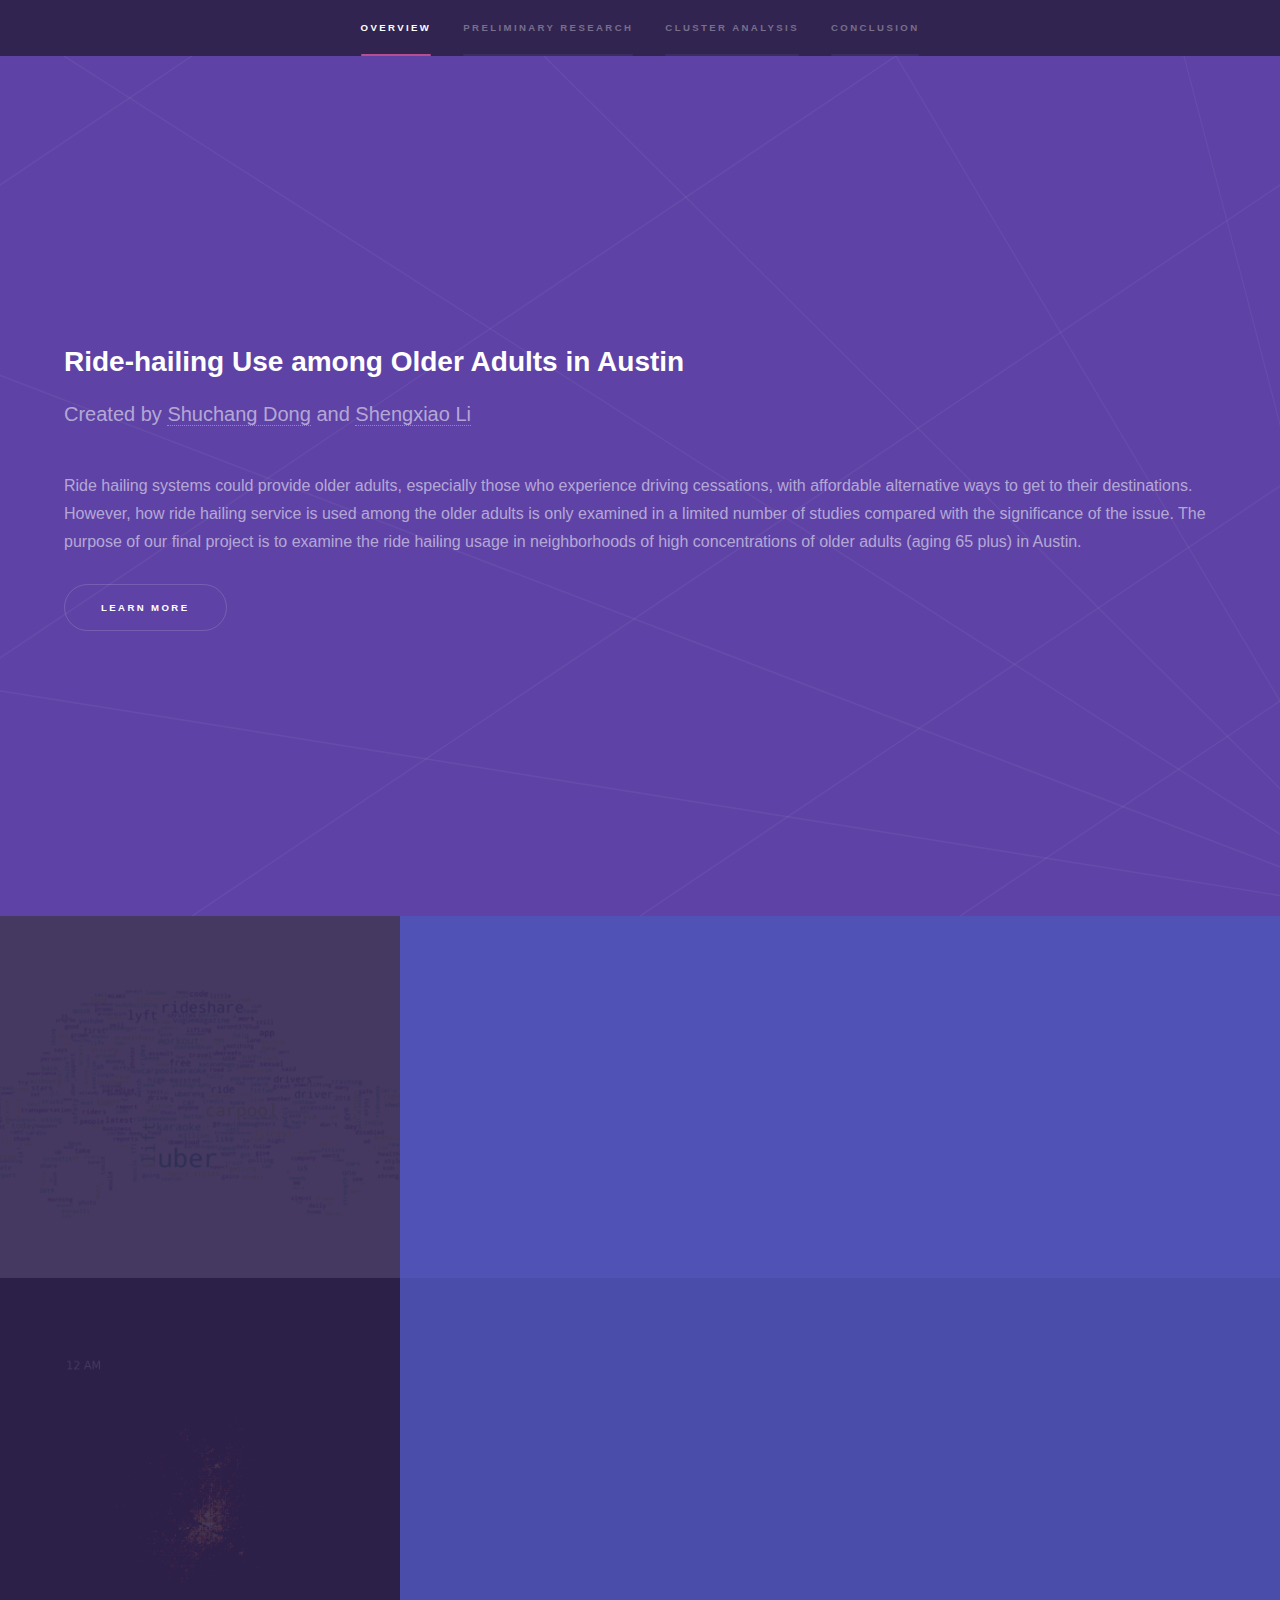
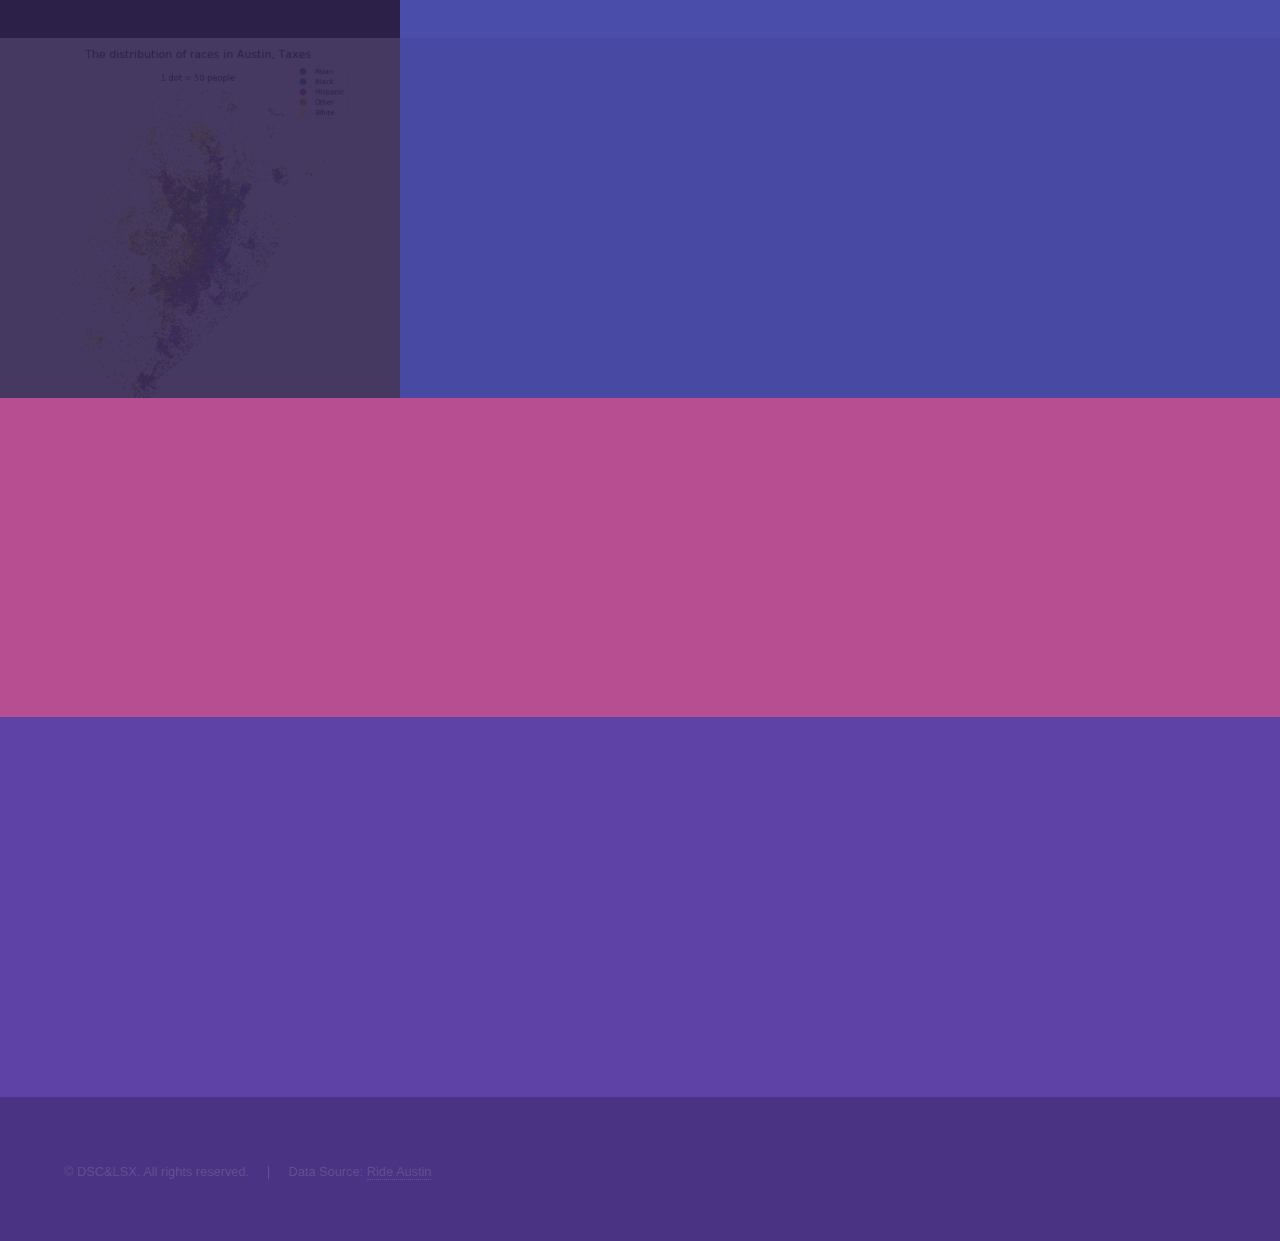
<file: index.html>
<!DOCTYPE HTML>
<html>
	<head>
		<title>Final Report for CPLN 691 Data Wrangling & Visualization</title>
		<meta charset="utf-8" />
		<meta name="viewport" content="width=device-width, initial-scale=1, user-scalable=no" />
		<script src="https://cdn.bokeh.org/bokeh/release/bokeh-0.12.13.min.js"></script>
		<link rel="stylesheet" href="assets/css/main.css" />
		<noscript><link rel="stylesheet" href="assets/css/noscript.css" /></noscript>
	</head>
	<body class="is-preload">

		<!-- Sidebar -->
			<section id="sidebar">
				<div class="inner">
					<nav>
						<ul>
							<li><a href="#intro">Overview</a></li>
							<li><a href="#one">Preliminary Research</a></li>
							<li><a href="#two">Cluster Analysis</a></li>
							<li><a href="#three">Conclusion</a></li>
						</ul>
					</nav>
				</div>
			</section>

		<!-- Wrapper -->
			<div id="wrapper">

				<!-- Intro -->
					<section id="intro" class="wrapper style1 fullscreen fade-up">
						<div class="inner">
							<h2>Ride-hailing Use among Older Adults in Austin</h2>
							<p>Created by <a href="http://www.linkedin.com/in/shuchangdong0622">Shuchang Dong</a> and <a href="https://www.linkedin.com/in/shengxiao-li-15b0a68a">Shengxiao Li</a></p>
							<p2>Ride hailing systems could provide older adults, especially those who experience driving cessations, with affordable alternative ways to get to their destinations. However, how ride hailing service is used among the older adults is only examined in a limited number of studies compared with the significance of the issue. The purpose of our final project is to examine the ride hailing usage in neighborhoods of high concentrations of older adults (aging 65 plus) in Austin.</p2></br>    </br>

							<ul class="actions">
								<li><a href="#one" class="button scrolly">Learn more</a></li>
							</ul>
						</div>
					</section>

				<!-- One -->
					<section id="one" class="wrapper style2 spotlights">
						<section>
							<a href="links/twitter.html" class="image"><img src="images/wordcloud.png" alt="" data-position="center center" /></a>
							<div class="content">
								<div class="inner">
									<h2>Exploring the ride hailing service using social media data</h2>
									<p>Twitter API is used to retrieve 4,500 comments about ride hailing service. Sentiment analysis is used to test people’s attitudes towards this new mobility option.</p>
									<ul class="actions">
										<li><a href="links/twitter.html" class="button">Learn more</a></li>
									</ul>
								</div>
							</div>
						</section>
						<section>
							<a href="links/hourly.html" class="image"><img src="images/pickup.gif" alt="" data-position="top center" /></a>
							<div class="content">
								<div class="inner">
									<h2>Hourly Traffic Amount in Austin</h2>
									<p>More than one million trips from RideAustin are used to explore the ride hailing pattern in a day and in the Greater Austin Region.</p>
									<ul class="actions">
										<li><a href="links/hourly.html" class="button">Learn more</a></li>
									</ul>
								</div>
							</div>
						</section>
						<section>
							<a href="links/demography.html" class="image"><img src="images/pic07.jpg" alt="" data-position="25% 25%" /></a>
							<div class="content">
								<div class="inner">
									<h2>Exploring the neighborhoods in Austin</h2>
									<p>In this section, the demographic and socio-economic factors related to older adults are examined in Austin using Census API data.</p>
									<ul class="actions">
										<li><a href="links/demography.html" class="button">Learn more</a></li>
									</ul>
								</div>
							</div>
						</section>
					</section>

				<!-- Two -->
					<section id="two" class="wrapper style3 fade-up">
						<div class="inner">
							<h2>Cluster Analysis</h2>
                            <div id="includedContent"></div>
							<p>About 300 census tracts in Austin are clustered and profiled based on the socio-economic factors related to older adults and the ride hailing use patterns of RideAustin.</p>
							<ul class="actions">
								<li><a href="links/cluster.html" class="button">Learn more</a></li>
							</ul>
						</div>
					</section>

				<!-- Three -->
					<section id="three" class="wrapper style1 fade-up">
						<div class="inner">
							<h2>Conclusion</h2>
							<p>As the open-sourced data and big data sets are increasingly available, we are able to use these data sets to explore the spatial equity of transportation resources and the use of the new mobility choices. This study provides a way to explore the ride hailing use among older adults combining the open-sourced Census data, ride hailing “big data” and advanced statistical methods, looking at Austin as a case.</br> </br> The results are mixed in this study. On the one hand, ride haling provides an alternative way for people living in poor neighborhoods, with disability and without cars in their daily travel. However, the ride hailing use vary evidently in geography and demography. For those who are wealthy and live in the city center, they use ride hailing the most. In contrast, ride hailing use among those who live far from center city and those in poverty use ride hailing relatively less frequent.</p>
						</div>
					</section>

			</div>

		<!-- Footer -->
			<footer id="footer" class="wrapper style1-alt">
				<div class="inner">
					<ul class="menu">
						<li>&copy; DSC&LSX. All rights reserved.</li><li>Data Source: <a href="http://www.rideaustin.com/">Ride Austin</a></li>
					</ul>
				</div>
			</footer>

		<!-- Scripts -->
			<script src="assets/js/jquery.min.js"></script>
			<script src="assets/js/jquery.scrollex.min.js"></script>
			<script src="assets/js/jquery.scrolly.min.js"></script>
			<script src="assets/js/browser.min.js"></script>
			<script src="assets/js/breakpoints.min.js"></script>
			<script src="assets/js/util.js"></script>
			<script src="assets/js/main.js"></script>

	</body>
</html>
</file>
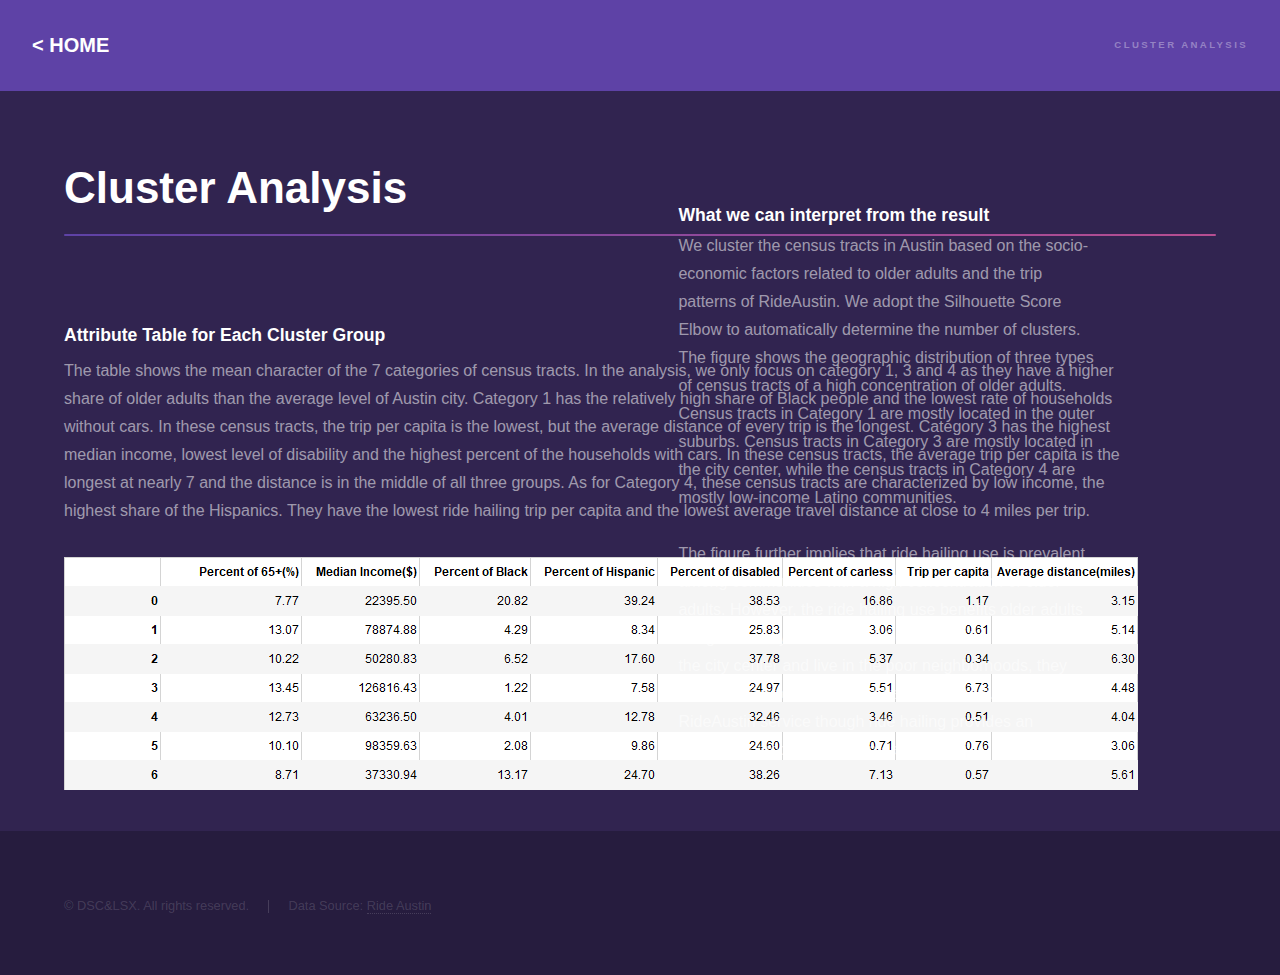
<file: links/cluster.html>
<!DOCTYPE HTML>
<html>
	<head>
		<title>Cluster Analysis</title>
		<meta charset="utf-8" />
		<meta name="viewport" content="width=device-width, initial-scale=1, user-scalable=no" />
		<script src="../assets/js/jquery.min.js"></script>
		<script src="../assets/js/jquery.scrollex.min.js"></script>
		<script src="../assets/js/jquery.scrolly.min.js"></script>
        <script type="text/javascript" src="https://cdn.pydata.org/bokeh/release/bokeh-1.4.0.min.js"></script>
        <script src="https://maxcdn.bootstrapcdn.com/bootstrap/3.4.1/js/bootstrap.min.js"></script>
        <script type="text/javascript">Bokeh.set_log_level("info");</script>
		<link rel="stylesheet" href="../assets/css/main.css" />
		<noscript><link rel="stylesheet" href="../assets/css/noscript.css" /></noscript>
	</head>
	<body class="is-preload">

		<!-- Header -->
			<header id="header">
				<a href="../index.html" class="title">< HOME</a>
				<nav>
					<ul>
						<li><a href=" ">Cluster Analysis</a></li>
					</ul>
				</nav>
			</header>

		<!-- Wrapper -->
			<div id="wrapper">
				<!-- Main -->
					<section id="main" class="wrapper">
						<div class="inner">
							<h1 class="major">Cluster Analysis</h1>
                            <div id="includedContent"></div>
                            <script> 
                                $(function(){
                                    $("#includedContent").load("cluster_map.html"); 
                                });
                            </script>
                            <h3 style='visibility:visible;left:53%; top: 15%; width:33%;position:absolute'>What we can interpret from the result</h3>
							<p style='visibility:visible;left:53%; top: 19%; width:33%;position:absolute'>We cluster the census tracts in Austin based on the socio-economic factors related to older adults and the trip patterns of RideAustin. We adopt the Silhouette Score Elbow to automatically determine the number of clusters. The figure shows the geographic distribution of three types of census tracts of a high concentration of older adults. Census tracts in Category 1 are mostly located in the outer suburbs. Census tracts in Category 3 are mostly located in the city center, while the census tracts in Category 4 are mostly low-income Latino communities.</br> </br> The figure further implies that ride hailing use is prevalent among communities with a high concentration of older adults. However, the ride hailing use benefits older adults living in the city center more. For those who live far from the city center and live in the poor neighborhoods, they travel for shorter distance or travel less frequently using RideAustin service though ride hailing provides an alternative mode for them in daily travel. </p></br>
							<h3 class="major">Attribute Table for Each Cluster Group</h3>
							<p style='visibility:visible; width: 93%;'>The table shows the mean character of the 7 categories of census tracts. In the analysis, we only focus on category 1, 3 and 4 as they have a higher share of older adults than the average level of Austin city. Category 1 has the relatively high share of Black people and the lowest rate of households without cars. In these census tracts, the trip per capita is the lowest, but the average distance of every trip is the longest. Category 3 has the highest median income, lowest level of disability and the highest percent of the households with cars. In these census tracts, the average trip per capita is the longest at nearly 7 and the distance is in the middle of all three groups. As for Category 4, these census tracts are characterized by low income, the highest share of the Hispanics. They have the lowest ride hailing trip per capita and the lowest average travel distance at close to 4 miles per trip.</p>
							<span style = "left: 180px; width: 80%"><img src="../images/table.png" name="myImage" alt="" /></span>
						</div>
					</section>

			</div>

		<!-- Footer -->
			<footer id="footer" class="wrapper alt">
				<div class="inner">
					<ul class="menu">
						<li>&copy; DSC&LSX. All rights reserved.</li><li>Data Source: <a href="http://www.rideaustin.com/">Ride Austin</a></li>
					</ul>
				</div>
			</footer>

		<!-- Scripts -->
			<script src="../assets/js/browser.min.js"></script>
			<script src="../assets/js/breakpoints.min.js"></script>
			<script src="../assets/js/util.js"></script>
			<script src="../assets/js/main.js"></script>

	</body>
</html>
</file>
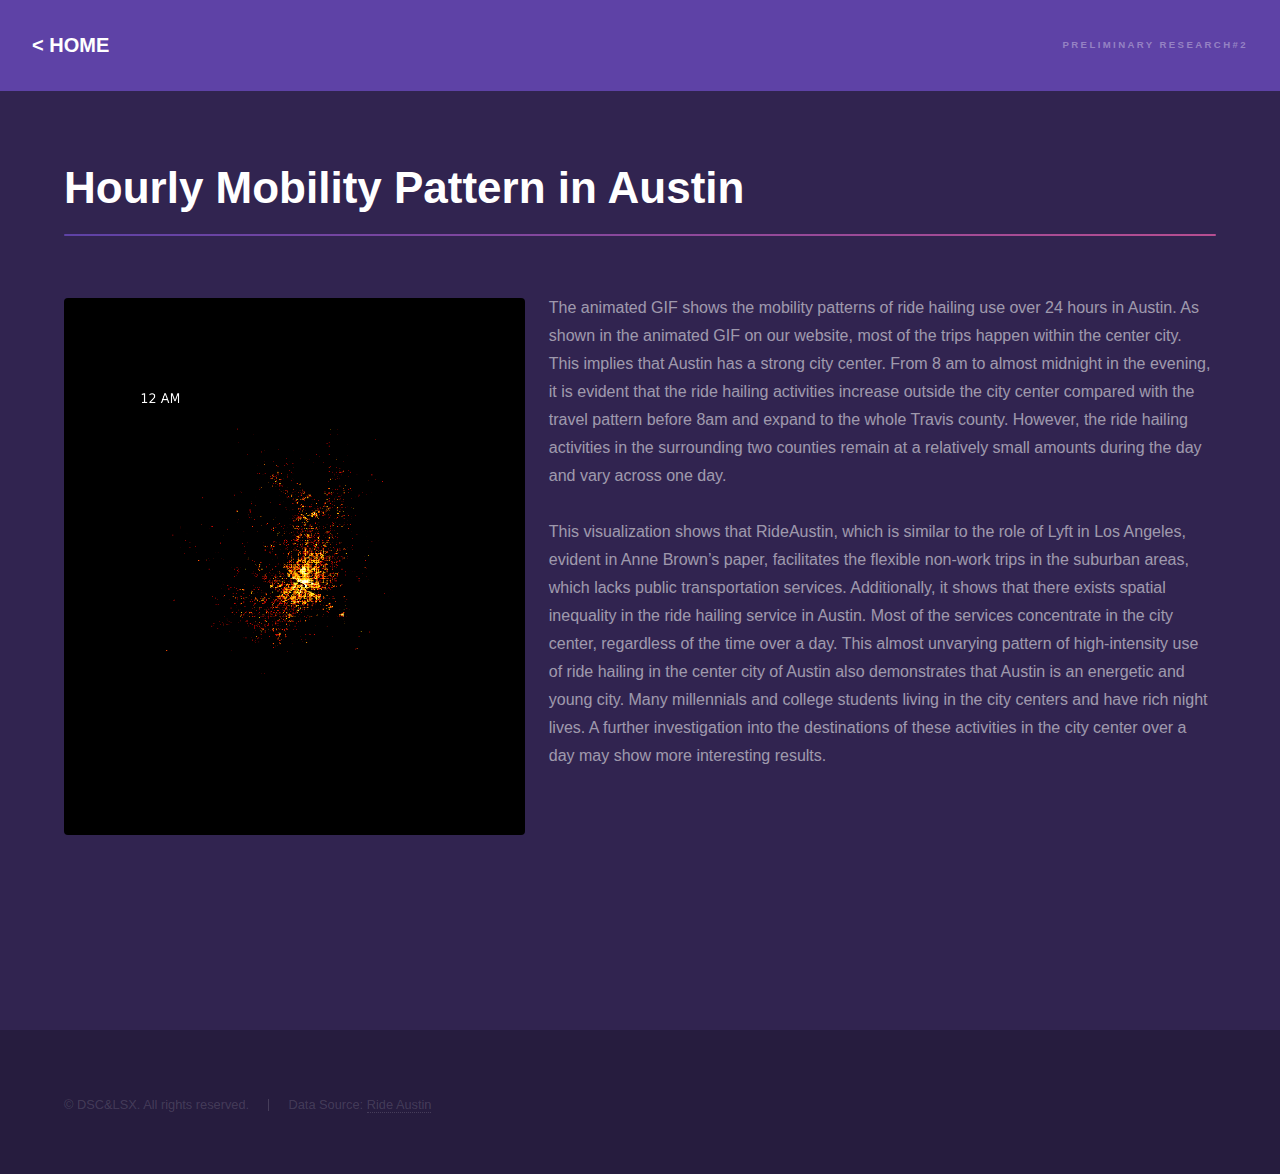
<file: links/hourly.html>
<!DOCTYPE HTML>

<html>
	<head>
		<title>Hourly Ride Hailing Mobility Pattern in Austin</title>
		<meta charset="utf-8" />
		<meta name="viewport" content="width=device-width, initial-scale=1, user-scalable=no" />
		<link rel="stylesheet" href="../assets/css/main.css" />
		<noscript><link rel="stylesheet" href="../assets/css/noscript.css" /></noscript>
	</head>
	<body class="is-preload">

		<!-- Header -->
			<header id="header">
				<a href="../index.html" class="title">< HOME</a>
				<nav>
					<ul>
						<li><a href=" ">Preliminary Research#2</a></li>
					</ul>
				</nav>
			</header>

		<!-- Wrapper -->
			<div id="wrapper">

				<!-- Main -->
					<section id="main" class="wrapper">
						<div class="inner">
							<h1 class="major">Hourly Mobility Pattern in Austin</h1>
                            <p><span class="image left"><img src="../images/pickup.gif" name="myImage" alt="" /></span>The animated GIF shows the mobility patterns of ride hailing use over 24 hours in Austin. As shown in the animated GIF on our website, most of the trips happen within the center city. This implies that Austin has a strong city center. From 8 am to almost midnight in the evening, it is evident that the ride hailing activities increase outside the city center compared with the travel pattern before 8am and expand to the whole Travis county. However, the ride hailing activities in the surrounding two counties remain at a relatively small amounts during the day and vary across one day. </br> </br>This visualization shows that RideAustin, which is similar to the role of Lyft in Los Angeles, evident in Anne Brown’s paper, facilitates the flexible non-work trips in the suburban areas, which lacks public transportation services. Additionally, it shows that there exists spatial inequality in the ride hailing service in Austin. Most of the services concentrate in the city center, regardless of the time over a day. This almost unvarying pattern of high-intensity use of ride hailing in the center city of Austin also demonstrates that Austin is an energetic and young city. Many millennials and college students living in the city centers and have rich night lives. A further investigation into the destinations of these activities in the city center over a day may show more interesting results.</br> </br></br> </br></br> </br></br> </br></p>
						</div>
					</section>

			</div>

		<!-- Footer -->
			<footer id="footer" class="wrapper alt">
				<div class="inner">
					<ul class="menu">
						<li>&copy; DSC&LSX. All rights reserved.</li><li>Data Source: <a href="http://www.rideaustin.com/">Ride Austin</a></li>
					</ul>
				</div>
			</footer>

		<!-- Scripts -->
			<script src="../assets/js/jquery.min.js"></script>
			<script src="../assets/js/jquery.scrollex.min.js"></script>
			<script src="../assets/js/jquery.scrolly.min.js"></script>
			<script src="../assets/js/browser.min.js"></script>
			<script src="../assets/js/breakpoints.min.js"></script>
			<script src="../assets/js/util.js"></script>
			<script src="../assets/js/main.js"></script>

	</body>
</html>
</file>
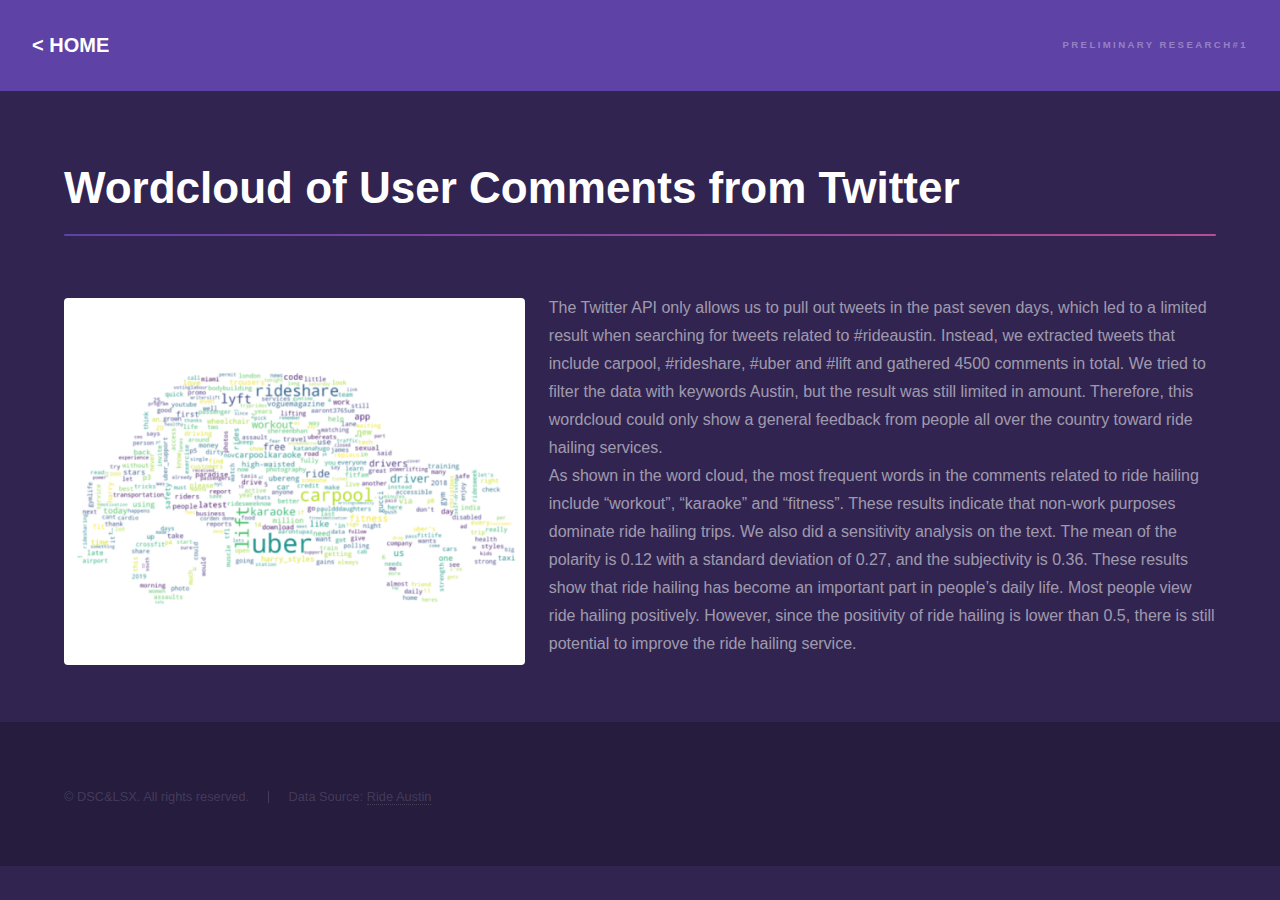
<file: links/twitter.html>
<!DOCTYPE HTML>

<html>
	<head>
		<title>Exploring the ride hailing service via social media data</title>
		<meta charset="utf-8" />
		<meta name="viewport" content="width=device-width, initial-scale=1, user-scalable=no" />
		<link rel="stylesheet" href="../assets/css/main.css" />
		<noscript><link rel="stylesheet" href="../assets/css/noscript.css" /></noscript>
	</head>
	<body class="is-preload">

		<!-- Header -->
			<header id="header">
				<a href="../index.html" class="title">< HOME</a>
				<nav>
					<ul>
						<li><a href="">Preliminary Research#1</a></li>
					</ul>
				</nav>
			</header>

		<!-- Wrapper -->
			<div id="wrapper">

				<!-- Main -->
					<section id="main" class="wrapper">
						<div class="inner">
							<h1 class="major">Wordcloud of User Comments from Twitter</h1>
                            <p><span class="image left"><img src="../images/wordcloud.png" name="myImage" alt="" /></span>The Twitter API only allows us to pull out tweets in the past seven days, which led to a limited result when searching for tweets related to #rideaustin. Instead, we extracted tweets that include carpool, #rideshare, #uber and #lift and gathered 4500 comments in total. We tried to filter the data with keywords Austin, but the result was still limited in amount. Therefore, this wordcloud could only show a general feedback from people all over the country toward ride hailing services. </br> As shown in the word cloud, the most frequent words in the comments related to ride hailing include “workout”, “karaoke” and “fitness”. These results indicate that non-work purposes dominate ride hailing trips. We also did a sensitivity analysis on the text. The mean of the polarity is 0.12 with a standard deviation of 0.27, and the subjectivity is 0.36. These results show that ride hailing has become an important part in people’s daily life. Most people view ride hailing positively. However, since the positivity of ride hailing is lower than 0.5, there is still potential to improve the ride hailing service.</p>
						</div>
					</section>

			</div>

		<!-- Footer -->
			<footer id="footer" class="wrapper alt">
				<div class="inner">
					<ul class="menu">
						<li>&copy; DSC&LSX. All rights reserved.</li><li>Data Source: <a href="http://www.rideaustin.com/">Ride Austin</a></li>
					</ul>
				</div>
			</footer>

		<!-- Scripts -->
			<script src="../assets/js/jquery.min.js"></script>
			<script src="../assets/js/jquery.scrollex.min.js"></script>
			<script src="../assets/js/jquery.scrolly.min.js"></script>
			<script src="../assets/js/browser.min.js"></script>
			<script src="../assets/js/breakpoints.min.js"></script>
			<script src="../assets/js/util.js"></script>
			<script src="../assets/js/main.js"></script>

	</body>
</html>
</file>
<file: assets/css/noscript.css>
/* Spotlights */

	.spotlights > section > .image:before {
		opacity: 0 !important;
	}

	.spotlights > section > .content > .inner {
		-moz-transform: none !important;
		-webkit-transform: none !important;
		-ms-transform: none !important;
		transform: none !important;
		opacity: 1 !important;
	}

/* Wrapper */

	.wrapper > .inner {
		opacity: 1 !important;
		-moz-transform: none !important;
		-webkit-transform: none !important;
		-ms-transform: none !important;
		transform: none !important;
	}

/* Sidebar */

	#sidebar > .inner {
		opacity: 1 !important;
	}

	#sidebar nav > ul > li {
		-moz-transform: none !important;
		-webkit-transform: none !important;
		-ms-transform: none !important;
		transform: none !important;
		opacity: 1 !important;
	}
</file>
<file: assets/css/main.css>
@import url(fontawesome-all.min.css);


html, body, div, span, applet, object,
iframe, h1, h2, h3, h4, h5, h6, p, blockquote,
pre, a, abbr, acronym, address, big, cite,
code, del, dfn, em, img, ins, kbd, q, s, samp,
small, strike, strong, sub, sup, tt, var, b,
u, i, center, dl, dt, dd, ol, ul, li, fieldset,
form, label, legend, table, caption, tbody,
tfoot, thead, tr, th, td, article, aside,
canvas, details, embed, figure, figcaption,
footer, header, hgroup, menu, nav, output, ruby,
section, summary, time, mark, audio, video {
	margin: 0;
	padding: 0;
	border: 0;
	font-size: 100%;
	font: inherit;
	vertical-align: baseline;}

article, aside, details, figcaption, figure,
footer, header, hgroup, menu, nav, section {
	display: block;}

body {
	line-height: 1;
}

ol, ul {
	list-style: none;
}

blockquote, q {
	quotes: none;
}

	blockquote:before, blockquote:after, q:before, q:after {
		content: '';
		content: none;
	}

table {
	border-collapse: collapse;
	border-spacing: 0;
}

body {
	-webkit-text-size-adjust: none;
}

mark {
	background-color: transparent;
	color: inherit;
}

input::-moz-focus-inner {
	border: 0;
	padding: 0;
}

input, select, textarea {
	-moz-appearance: none;
	-webkit-appearance: none;
	-ms-appearance: none;
	appearance: none;
}

/* Basic */

	@-ms-viewport {
		width: device-width;
	}

	body {
		-ms-overflow-style: scrollbar;
	}

	@media screen and (max-width: 480px) {

		html, body {
			min-width: 320px;
		}

	}

	html {
		box-sizing: border-box;
	}

	*, *:before, *:after {
		box-sizing: inherit;
	}

	body {
		background: #312450;
	}

		body.is-preload *, body.is-preload *:before, body.is-preload *:after {
			-moz-animation: none !important;
			-webkit-animation: none !important;
			-ms-animation: none !important;
			animation: none !important;
			-moz-transition: none !important;
			-webkit-transition: none !important;
			-ms-transition: none !important;
			transition: none !important;
		}

/* Type */

	body, input, select, textarea {
		color: rgba(255, 255, 255, 0.55);
		font-family: Arial, Helvetica, sans-serif;
		font-size: 16.5pt;
		font-weight: normal;
		line-height: 1.75;
	}

		@media screen and (max-width: 1680px) {

			body, input, select, textarea {
				font-size: 13pt;
			}

		}

		@media screen and (max-width: 1280px) {

			body, input, select, textarea {
				font-size: 12pt;
			}

		}

		@media screen and (max-width: 360px) {

			body, input, select, textarea {
				font-size: 11pt;
			}

		}

	a {
		-moz-transition: color 0.2s ease, border-bottom-color 0.2s ease;
		-webkit-transition: color 0.2s ease, border-bottom-color 0.2s ease;
		-ms-transition: color 0.2s ease, border-bottom-color 0.2s ease;
		transition: color 0.2s ease, border-bottom-color 0.2s ease;
		border-bottom: dotted 1px rgba(255, 255, 255, 0.35);
		color: inherit;
		text-decoration: none;
	}

		a:hover {
			border-bottom-color: transparent;
			color: #ffffff;
		}

	strong, b {
		color: #ffffff;
		font-weight: bold;
	}

	em, i {
		font-style: italic;
	}

	p {
		margin: 0 0 2em 0;
	}

	h1, h2, h3, h4, h5, h6 {
		color: #ffffff;
		font-weight: bold;
		line-height: 1.5;
		margin: 0 0 0.5em 0;
	}

		h1 a, h2 a, h3 a, h4 a, h5 a, h6 a {
			color: inherit;
			text-decoration: none;
		}

	h1 {
		font-size: 2.75em;
	}

		h1.major {
			margin: 0 0 1.3em 0;
			position: relative;
			padding-bottom: 0.35em;
		}

			h1.major:after {
				background-image: -moz-linear-gradient(to right, #5e42a6, #b74e91);
				background-image: -webkit-linear-gradient(to right, #5e42a6, #b74e91);
				background-image: -ms-linear-gradient(to right, #5e42a6, #b74e91);
				background-image: linear-gradient(to right, #5e42a6, #b74e91);
				-moz-transition: max-width 0.2s ease;
				-webkit-transition: max-width 0.2s ease;
				-ms-transition: max-width 0.2s ease;
				transition: max-width 0.2s ease;
				border-radius: 0.2em;
				bottom: 0;
				content: '';
				height: 0.05em;
				position: absolute;
				right: 0;
				width: 100%;
			}

	h2 {
		font-size: 1.75em;
	}

	h3 {
		font-size: 1.1em;
	}

	h4 {
		font-size: 1em;
	}

	h5 {
		font-size: 0.8em;
	}

	h6 {
		font-size: 0.6em;
	}

	@media screen and (max-width: 736px) {

		h1 {
			font-size: 2em;
		}

		h2 {
			font-size: 1.25em;
		}

		h3 {
			font-size: 1em;
		}

		h4 {
			font-size: 0.8em;
		}

		h5 {
			font-size: 0.6em;
		}

		h6 {
			font-size: 0.6em;
		}

	}

	sub {
		font-size: 0.8em;
		position: relative;
		top: 0.5em;
	}

	sup {
		font-size: 0.8em;
		position: relative;
		top: -0.5em;
	}

	blockquote {
		border-left: solid 4px rgba(255, 255, 255, 0.15);
		font-style: italic;
		margin: 0 0 2em 0;
		padding: 0.5em 0 0.5em 2em;
	}

	code {
		background: rgba(255, 255, 255, 0.05);
		border-radius: 0.25em;
		border: solid 1px rgba(255, 255, 255, 0.15);
		font-family: "Courier New", monospace;
		font-size: 0.9em;
		margin: 0 0.25em;
		padding: 0.25em 0.65em;
	}

	pre {
		-webkit-overflow-scrolling: touch;
		font-family: "Courier New", monospace;
		font-size: 0.9em;
		margin: 0 0 2em 0;
	}

		pre code {
			display: block;
			line-height: 1.75em;
			padding: 1em 1.5em;
			overflow-x: auto;
		}

	hr {
		border: 0;
		border-bottom: solid 1px rgba(255, 255, 255, 0.15);
		margin: 2em 0;
	}

		hr.major {
			margin: 3em 0;
		}

	.align-left {
		text-align: left;
	}

	.align-center {
		text-align: center;
	}

	.align-right {
		text-align: right;
	}

/* Row */

	.row {
		display: flex;
		flex-wrap: wrap;
		box-sizing: border-box;
		align-items: stretch;
	}

		.row > * {
			box-sizing: border-box;
		}

		.row.gtr-uniform > * > :last-child {
			margin-bottom: 0;
		}

		.row.aln-left {
			justify-content: flex-start;
		}

		.row.aln-center {
			justify-content: center;
		}

		.row.aln-right {
			justify-content: flex-end;
		}

		.row.aln-top {
			align-items: flex-start;
		}

		.row.aln-middle {
			align-items: center;
		}

		.row.aln-bottom {
			align-items: flex-end;
		}

		.row > .imp {
			order: -1;
		}

		.row > .col-1 {
			width: 8.33333%;
		}

		.row > .off-1 {
			margin-left: 8.33333%;
		}

		.row > .col-2 {
			width: 16.66667%;
		}

		.row > .off-2 {
			margin-left: 16.66667%;
		}

		.row > .col-3 {
			width: 25%;
		}

		.row > .off-3 {
			margin-left: 25%;
		}

		.row > .col-4 {
			width: 33.33333%;
		}

		.row > .off-4 {
			margin-left: 33.33333%;
		}

		.row > .col-5 {
			width: 41.66667%;
		}

		.row > .off-5 {
			margin-left: 41.66667%;
		}

		.row > .col-6 {
			width: 50%;
		}

		.row > .off-6 {
			margin-left: 50%;
		}

		.row > .col-7 {
			width: 58.33333%;
		}

		.row > .off-7 {
			margin-left: 58.33333%;
		}

		.row > .col-8 {
			width: 66.66667%;
		}

		.row > .off-8 {
			margin-left: 66.66667%;
		}

		.row > .col-9 {
			width: 75%;
		}

		.row > .off-9 {
			margin-left: 75%;
		}

		.row > .col-10 {
			width: 83.33333%;
		}

		.row > .off-10 {
			margin-left: 83.33333%;
		}

		.row > .col-11 {
			width: 91.66667%;
		}

		.row > .off-11 {
			margin-left: 91.66667%;
		}

		.row > .col-12 {
			width: 100%;
		}

		.row > .off-12 {
			margin-left: 100%;
		}

		.row.gtr-0 {
			margin-top: 0;
			margin-left: 0em;
		}

			.row.gtr-0 > * {
				padding: 0 0 0 0em;
			}

			.row.gtr-0.gtr-uniform {
				margin-top: 0em;
			}

				.row.gtr-0.gtr-uniform > * {
					padding-top: 0em;
				}

		.row.gtr-25 {
			margin-top: 0;
			margin-left: -0.375em;
		}

			.row.gtr-25 > * {
				padding: 0 0 0 0.375em;
			}

			.row.gtr-25.gtr-uniform {
				margin-top: -0.375em;
			}

				.row.gtr-25.gtr-uniform > * {
					padding-top: 0.375em;
				}

		.row.gtr-50 {
			margin-top: 0;
			margin-left: -0.75em;
		}

			.row.gtr-50 > * {
				padding: 0 0 0 0.75em;
			}

			.row.gtr-50.gtr-uniform {
				margin-top: -0.75em;
			}

				.row.gtr-50.gtr-uniform > * {
					padding-top: 0.75em;
				}

		.row {
			margin-top: 0;
			margin-left: -1.5em;
		}

			.row > * {
				padding: 0 0 0 1.5em;
			}

			.row.gtr-uniform {
				margin-top: -1.5em;
			}

				.row.gtr-uniform > * {
					padding-top: 1.5em;
				}

		.row.gtr-150 {
			margin-top: 0;
			margin-left: -2.25em;
		}

			.row.gtr-150 > * {
				padding: 0 0 0 2.25em;
			}

			.row.gtr-150.gtr-uniform {
				margin-top: -2.25em;
			}

				.row.gtr-150.gtr-uniform > * {
					padding-top: 2.25em;
				}

		.row.gtr-200 {
			margin-top: 0;
			margin-left: -3em;
		}

			.row.gtr-200 > * {
				padding: 0 0 0 3em;
			}

			.row.gtr-200.gtr-uniform {
				margin-top: -3em;
			}

				.row.gtr-200.gtr-uniform > * {
					padding-top: 3em;
				}

		@media screen and (max-width: 1680px) {

			.row {
				display: flex;
				flex-wrap: wrap;
				box-sizing: border-box;
				align-items: stretch;
			}

				.row > * {
					box-sizing: border-box;
				}

				.row.gtr-uniform > * > :last-child {
					margin-bottom: 0;
				}

				.row.aln-left {
					justify-content: flex-start;
				}

				.row.aln-center {
					justify-content: center;
				}

				.row.aln-right {
					justify-content: flex-end;
				}

				.row.aln-top {
					align-items: flex-start;
				}

				.row.aln-middle {
					align-items: center;
				}

				.row.aln-bottom {
					align-items: flex-end;
				}

				.row > .imp-xlarge {
					order: -1;
				}

				.row > .col-1-xlarge {
					width: 8.33333%;
				}

				.row > .off-1-xlarge {
					margin-left: 8.33333%;
				}

				.row > .col-2-xlarge {
					width: 16.66667%;
				}

				.row > .off-2-xlarge {
					margin-left: 16.66667%;
				}

				.row > .col-3-xlarge {
					width: 25%;
				}

				.row > .off-3-xlarge {
					margin-left: 25%;
				}

				.row > .col-4-xlarge {
					width: 33.33333%;
				}

				.row > .off-4-xlarge {
					margin-left: 33.33333%;
				}

				.row > .col-5-xlarge {
					width: 41.66667%;
				}

				.row > .off-5-xlarge {
					margin-left: 41.66667%;
				}

				.row > .col-6-xlarge {
					width: 50%;
				}

				.row > .off-6-xlarge {
					margin-left: 50%;
				}

				.row > .col-7-xlarge {
					width: 58.33333%;
				}

				.row > .off-7-xlarge {
					margin-left: 58.33333%;
				}

				.row > .col-8-xlarge {
					width: 66.66667%;
				}

				.row > .off-8-xlarge {
					margin-left: 66.66667%;
				}

				.row > .col-9-xlarge {
					width: 75%;
				}

				.row > .off-9-xlarge {
					margin-left: 75%;
				}

				.row > .col-10-xlarge {
					width: 83.33333%;
				}

				.row > .off-10-xlarge {
					margin-left: 83.33333%;
				}

				.row > .col-11-xlarge {
					width: 91.66667%;
				}

				.row > .off-11-xlarge {
					margin-left: 91.66667%;
				}

				.row > .col-12-xlarge {
					width: 100%;
				}

				.row > .off-12-xlarge {
					margin-left: 100%;
				}

				.row.gtr-0 {
					margin-top: 0;
					margin-left: 0em;
				}

					.row.gtr-0 > * {
						padding: 0 0 0 0em;
					}

					.row.gtr-0.gtr-uniform {
						margin-top: 0em;
					}

						.row.gtr-0.gtr-uniform > * {
							padding-top: 0em;
						}

				.row.gtr-25 {
					margin-top: 0;
					margin-left: -0.375em;
				}

					.row.gtr-25 > * {
						padding: 0 0 0 0.375em;
					}

					.row.gtr-25.gtr-uniform {
						margin-top: -0.375em;
					}

						.row.gtr-25.gtr-uniform > * {
							padding-top: 0.375em;
						}

				.row.gtr-50 {
					margin-top: 0;
					margin-left: -0.75em;
				}

					.row.gtr-50 > * {
						padding: 0 0 0 0.75em;
					}

					.row.gtr-50.gtr-uniform {
						margin-top: -0.75em;
					}

						.row.gtr-50.gtr-uniform > * {
							padding-top: 0.75em;
						}

				.row {
					margin-top: 0;
					margin-left: -1.5em;
				}

					.row > * {
						padding: 0 0 0 1.5em;
					}

					.row.gtr-uniform {
						margin-top: -1.5em;
					}

						.row.gtr-uniform > * {
							padding-top: 1.5em;
						}

				.row.gtr-150 {
					margin-top: 0;
					margin-left: -2.25em;
				}

					.row.gtr-150 > * {
						padding: 0 0 0 2.25em;
					}

					.row.gtr-150.gtr-uniform {
						margin-top: -2.25em;
					}

						.row.gtr-150.gtr-uniform > * {
							padding-top: 2.25em;
						}

				.row.gtr-200 {
					margin-top: 0;
					margin-left: -3em;
				}

					.row.gtr-200 > * {
						padding: 0 0 0 3em;
					}

					.row.gtr-200.gtr-uniform {
						margin-top: -3em;
					}

						.row.gtr-200.gtr-uniform > * {
							padding-top: 3em;
						}

		}

		@media screen and (max-width: 1280px) {

			.row {
				display: flex;
				flex-wrap: wrap;
				box-sizing: border-box;
				align-items: stretch;
			}

				.row > * {
					box-sizing: border-box;
				}

				.row.gtr-uniform > * > :last-child {
					margin-bottom: 0;
				}

				.row.aln-left {
					justify-content: flex-start;
				}

				.row.aln-center {
					justify-content: center;
				}

				.row.aln-right {
					justify-content: flex-end;
				}

				.row.aln-top {
					align-items: flex-start;
				}

				.row.aln-middle {
					align-items: center;
				}

				.row.aln-bottom {
					align-items: flex-end;
				}

				.row > .imp-large {
					order: -1;
				}

				.row > .col-1-large {
					width: 8.33333%;
				}

				.row > .off-1-large {
					margin-left: 8.33333%;
				}

				.row > .col-2-large {
					width: 16.66667%;
				}

				.row > .off-2-large {
					margin-left: 16.66667%;
				}

				.row > .col-3-large {
					width: 25%;
				}

				.row > .off-3-large {
					margin-left: 25%;
				}

				.row > .col-4-large {
					width: 33.33333%;
				}

				.row > .off-4-large {
					margin-left: 33.33333%;
				}

				.row > .col-5-large {
					width: 41.66667%;
				}

				.row > .off-5-large {
					margin-left: 41.66667%;
				}

				.row > .col-6-large {
					width: 50%;
				}

				.row > .off-6-large {
					margin-left: 50%;
				}

				.row > .col-7-large {
					width: 58.33333%;
				}

				.row > .off-7-large {
					margin-left: 58.33333%;
				}

				.row > .col-8-large {
					width: 66.66667%;
				}

				.row > .off-8-large {
					margin-left: 66.66667%;
				}

				.row > .col-9-large {
					width: 75%;
				}

				.row > .off-9-large {
					margin-left: 75%;
				}

				.row > .col-10-large {
					width: 83.33333%;
				}

				.row > .off-10-large {
					margin-left: 83.33333%;
				}

				.row > .col-11-large {
					width: 91.66667%;
				}

				.row > .off-11-large {
					margin-left: 91.66667%;
				}

				.row > .col-12-large {
					width: 100%;
				}

				.row > .off-12-large {
					margin-left: 100%;
				}

				.row.gtr-0 {
					margin-top: 0;
					margin-left: 0em;
				}

					.row.gtr-0 > * {
						padding: 0 0 0 0em;
					}

					.row.gtr-0.gtr-uniform {
						margin-top: 0em;
					}

						.row.gtr-0.gtr-uniform > * {
							padding-top: 0em;
						}

				.row.gtr-25 {
					margin-top: 0;
					margin-left: -0.375em;
				}

					.row.gtr-25 > * {
						padding: 0 0 0 0.375em;
					}

					.row.gtr-25.gtr-uniform {
						margin-top: -0.375em;
					}

						.row.gtr-25.gtr-uniform > * {
							padding-top: 0.375em;
						}

				.row.gtr-50 {
					margin-top: 0;
					margin-left: -0.75em;
				}

					.row.gtr-50 > * {
						padding: 0 0 0 0.75em;
					}

					.row.gtr-50.gtr-uniform {
						margin-top: -0.75em;
					}

						.row.gtr-50.gtr-uniform > * {
							padding-top: 0.75em;
						}

				.row {
					margin-top: 0;
					margin-left: -1.5em;
				}

					.row > * {
						padding: 0 0 0 1.5em;
					}

					.row.gtr-uniform {
						margin-top: -1.5em;
					}

						.row.gtr-uniform > * {
							padding-top: 1.5em;
						}

				.row.gtr-150 {
					margin-top: 0;
					margin-left: -2.25em;
				}

					.row.gtr-150 > * {
						padding: 0 0 0 2.25em;
					}

					.row.gtr-150.gtr-uniform {
						margin-top: -2.25em;
					}

						.row.gtr-150.gtr-uniform > * {
							padding-top: 2.25em;
						}

				.row.gtr-200 {
					margin-top: 0;
					margin-left: -3em;
				}

					.row.gtr-200 > * {
						padding: 0 0 0 3em;
					}

					.row.gtr-200.gtr-uniform {
						margin-top: -3em;
					}

						.row.gtr-200.gtr-uniform > * {
							padding-top: 3em;
						}

		}

		@media screen and (max-width: 980px) {

			.row {
				display: flex;
				flex-wrap: wrap;
				box-sizing: border-box;
				align-items: stretch;
			}

				.row > * {
					box-sizing: border-box;
				}

				.row.gtr-uniform > * > :last-child {
					margin-bottom: 0;
				}

				.row.aln-left {
					justify-content: flex-start;
				}

				.row.aln-center {
					justify-content: center;
				}

				.row.aln-right {
					justify-content: flex-end;
				}

				.row.aln-top {
					align-items: flex-start;
				}

				.row.aln-middle {
					align-items: center;
				}

				.row.aln-bottom {
					align-items: flex-end;
				}

				.row > .imp-medium {
					order: -1;
				}

				.row > .col-1-medium {
					width: 8.33333%;
				}

				.row > .off-1-medium {
					margin-left: 8.33333%;
				}

				.row > .col-2-medium {
					width: 16.66667%;
				}

				.row > .off-2-medium {
					margin-left: 16.66667%;
				}

				.row > .col-3-medium {
					width: 25%;
				}

				.row > .off-3-medium {
					margin-left: 25%;
				}

				.row > .col-4-medium {
					width: 33.33333%;
				}

				.row > .off-4-medium {
					margin-left: 33.33333%;
				}

				.row > .col-5-medium {
					width: 41.66667%;
				}

				.row > .off-5-medium {
					margin-left: 41.66667%;
				}

				.row > .col-6-medium {
					width: 50%;
				}

				.row > .off-6-medium {
					margin-left: 50%;
				}

				.row > .col-7-medium {
					width: 58.33333%;
				}

				.row > .off-7-medium {
					margin-left: 58.33333%;
				}

				.row > .col-8-medium {
					width: 66.66667%;
				}

				.row > .off-8-medium {
					margin-left: 66.66667%;
				}

				.row > .col-9-medium {
					width: 75%;
				}

				.row > .off-9-medium {
					margin-left: 75%;
				}

				.row > .col-10-medium {
					width: 83.33333%;
				}

				.row > .off-10-medium {
					margin-left: 83.33333%;
				}

				.row > .col-11-medium {
					width: 91.66667%;
				}

				.row > .off-11-medium {
					margin-left: 91.66667%;
				}

				.row > .col-12-medium {
					width: 100%;
				}

				.row > .off-12-medium {
					margin-left: 100%;
				}

				.row.gtr-0 {
					margin-top: 0;
					margin-left: 0em;
				}

					.row.gtr-0 > * {
						padding: 0 0 0 0em;
					}

					.row.gtr-0.gtr-uniform {
						margin-top: 0em;
					}

						.row.gtr-0.gtr-uniform > * {
							padding-top: 0em;
						}

				.row.gtr-25 {
					margin-top: 0;
					margin-left: -0.375em;
				}

					.row.gtr-25 > * {
						padding: 0 0 0 0.375em;
					}

					.row.gtr-25.gtr-uniform {
						margin-top: -0.375em;
					}

						.row.gtr-25.gtr-uniform > * {
							padding-top: 0.375em;
						}

				.row.gtr-50 {
					margin-top: 0;
					margin-left: -0.75em;
				}

					.row.gtr-50 > * {
						padding: 0 0 0 0.75em;
					}

					.row.gtr-50.gtr-uniform {
						margin-top: -0.75em;
					}

						.row.gtr-50.gtr-uniform > * {
							padding-top: 0.75em;
						}

				.row {
					margin-top: 0;
					margin-left: -1.5em;
				}

					.row > * {
						padding: 0 0 0 1.5em;
					}

					.row.gtr-uniform {
						margin-top: -1.5em;
					}

						.row.gtr-uniform > * {
							padding-top: 1.5em;
						}

				.row.gtr-150 {
					margin-top: 0;
					margin-left: -2.25em;
				}

					.row.gtr-150 > * {
						padding: 0 0 0 2.25em;
					}

					.row.gtr-150.gtr-uniform {
						margin-top: -2.25em;
					}

						.row.gtr-150.gtr-uniform > * {
							padding-top: 2.25em;
						}

				.row.gtr-200 {
					margin-top: 0;
					margin-left: -3em;
				}

					.row.gtr-200 > * {
						padding: 0 0 0 3em;
					}

					.row.gtr-200.gtr-uniform {
						margin-top: -3em;
					}

						.row.gtr-200.gtr-uniform > * {
							padding-top: 3em;
						}

		}

		@media screen and (max-width: 736px) {

			.row {
				display: flex;
				flex-wrap: wrap;
				box-sizing: border-box;
				align-items: stretch;
			}

				.row > * {
					box-sizing: border-box;
				}

				.row.gtr-uniform > * > :last-child {
					margin-bottom: 0;
				}

				.row.aln-left {
					justify-content: flex-start;
				}

				.row.aln-center {
					justify-content: center;
				}

				.row.aln-right {
					justify-content: flex-end;
				}

				.row.aln-top {
					align-items: flex-start;
				}

				.row.aln-middle {
					align-items: center;
				}

				.row.aln-bottom {
					align-items: flex-end;
				}

				.row > .imp-small {
					order: -1;
				}

				.row > .col-1-small {
					width: 8.33333%;
				}

				.row > .off-1-small {
					margin-left: 8.33333%;
				}

				.row > .col-2-small {
					width: 16.66667%;
				}

				.row > .off-2-small {
					margin-left: 16.66667%;
				}

				.row > .col-3-small {
					width: 25%;
				}

				.row > .off-3-small {
					margin-left: 25%;
				}

				.row > .col-4-small {
					width: 33.33333%;
				}

				.row > .off-4-small {
					margin-left: 33.33333%;
				}

				.row > .col-5-small {
					width: 41.66667%;
				}

				.row > .off-5-small {
					margin-left: 41.66667%;
				}

				.row > .col-6-small {
					width: 50%;
				}

				.row > .off-6-small {
					margin-left: 50%;
				}

				.row > .col-7-small {
					width: 58.33333%;
				}

				.row > .off-7-small {
					margin-left: 58.33333%;
				}

				.row > .col-8-small {
					width: 66.66667%;
				}

				.row > .off-8-small {
					margin-left: 66.66667%;
				}

				.row > .col-9-small {
					width: 75%;
				}

				.row > .off-9-small {
					margin-left: 75%;
				}

				.row > .col-10-small {
					width: 83.33333%;
				}

				.row > .off-10-small {
					margin-left: 83.33333%;
				}

				.row > .col-11-small {
					width: 91.66667%;
				}

				.row > .off-11-small {
					margin-left: 91.66667%;
				}

				.row > .col-12-small {
					width: 100%;
				}

				.row > .off-12-small {
					margin-left: 100%;
				}

				.row.gtr-0 {
					margin-top: 0;
					margin-left: 0em;
				}

					.row.gtr-0 > * {
						padding: 0 0 0 0em;
					}

					.row.gtr-0.gtr-uniform {
						margin-top: 0em;
					}

						.row.gtr-0.gtr-uniform > * {
							padding-top: 0em;
						}

				.row.gtr-25 {
					margin-top: 0;
					margin-left: -0.375em;
				}

					.row.gtr-25 > * {
						padding: 0 0 0 0.375em;
					}

					.row.gtr-25.gtr-uniform {
						margin-top: -0.375em;
					}

						.row.gtr-25.gtr-uniform > * {
							padding-top: 0.375em;
						}

				.row.gtr-50 {
					margin-top: 0;
					margin-left: -0.75em;
				}

					.row.gtr-50 > * {
						padding: 0 0 0 0.75em;
					}

					.row.gtr-50.gtr-uniform {
						margin-top: -0.75em;
					}

						.row.gtr-50.gtr-uniform > * {
							padding-top: 0.75em;
						}

				.row {
					margin-top: 0;
					margin-left: -1.5em;
				}

					.row > * {
						padding: 0 0 0 1.5em;
					}

					.row.gtr-uniform {
						margin-top: -1.5em;
					}

						.row.gtr-uniform > * {
							padding-top: 1.5em;
						}

				.row.gtr-150 {
					margin-top: 0;
					margin-left: -2.25em;
				}

					.row.gtr-150 > * {
						padding: 0 0 0 2.25em;
					}

					.row.gtr-150.gtr-uniform {
						margin-top: -2.25em;
					}

						.row.gtr-150.gtr-uniform > * {
							padding-top: 2.25em;
						}

				.row.gtr-200 {
					margin-top: 0;
					margin-left: -3em;
				}

					.row.gtr-200 > * {
						padding: 0 0 0 3em;
					}

					.row.gtr-200.gtr-uniform {
						margin-top: -3em;
					}

						.row.gtr-200.gtr-uniform > * {
							padding-top: 3em;
						}

		}

		@media screen and (max-width: 480px) {

			.row {
				display: flex;
				flex-wrap: wrap;
				box-sizing: border-box;
				align-items: stretch;
			}

				.row > * {
					box-sizing: border-box;
				}

				.row.gtr-uniform > * > :last-child {
					margin-bottom: 0;
				}

				.row.aln-left {
					justify-content: flex-start;
				}

				.row.aln-center {
					justify-content: center;
				}

				.row.aln-right {
					justify-content: flex-end;
				}

				.row.aln-top {
					align-items: flex-start;
				}

				.row.aln-middle {
					align-items: center;
				}

				.row.aln-bottom {
					align-items: flex-end;
				}

				.row > .imp-xsmall {
					order: -1;
				}

				.row > .col-1-xsmall {
					width: 8.33333%;
				}

				.row > .off-1-xsmall {
					margin-left: 8.33333%;
				}

				.row > .col-2-xsmall {
					width: 16.66667%;
				}

				.row > .off-2-xsmall {
					margin-left: 16.66667%;
				}

				.row > .col-3-xsmall {
					width: 25%;
				}

				.row > .off-3-xsmall {
					margin-left: 25%;
				}

				.row > .col-4-xsmall {
					width: 33.33333%;
				}

				.row > .off-4-xsmall {
					margin-left: 33.33333%;
				}

				.row > .col-5-xsmall {
					width: 41.66667%;
				}

				.row > .off-5-xsmall {
					margin-left: 41.66667%;
				}

				.row > .col-6-xsmall {
					width: 50%;
				}

				.row > .off-6-xsmall {
					margin-left: 50%;
				}

				.row > .col-7-xsmall {
					width: 58.33333%;
				}

				.row > .off-7-xsmall {
					margin-left: 58.33333%;
				}

				.row > .col-8-xsmall {
					width: 66.66667%;
				}

				.row > .off-8-xsmall {
					margin-left: 66.66667%;
				}

				.row > .col-9-xsmall {
					width: 75%;
				}

				.row > .off-9-xsmall {
					margin-left: 75%;
				}

				.row > .col-10-xsmall {
					width: 83.33333%;
				}

				.row > .off-10-xsmall {
					margin-left: 83.33333%;
				}

				.row > .col-11-xsmall {
					width: 91.66667%;
				}

				.row > .off-11-xsmall {
					margin-left: 91.66667%;
				}

				.row > .col-12-xsmall {
					width: 100%;
				}

				.row > .off-12-xsmall {
					margin-left: 100%;
				}

				.row.gtr-0 {
					margin-top: 0;
					margin-left: 0em;
				}

					.row.gtr-0 > * {
						padding: 0 0 0 0em;
					}

					.row.gtr-0.gtr-uniform {
						margin-top: 0em;
					}

						.row.gtr-0.gtr-uniform > * {
							padding-top: 0em;
						}

				.row.gtr-25 {
					margin-top: 0;
					margin-left: -0.375em;
				}

					.row.gtr-25 > * {
						padding: 0 0 0 0.375em;
					}

					.row.gtr-25.gtr-uniform {
						margin-top: -0.375em;
					}

						.row.gtr-25.gtr-uniform > * {
							padding-top: 0.375em;
						}

				.row.gtr-50 {
					margin-top: 0;
					margin-left: -0.75em;
				}

					.row.gtr-50 > * {
						padding: 0 0 0 0.75em;
					}

					.row.gtr-50.gtr-uniform {
						margin-top: -0.75em;
					}

						.row.gtr-50.gtr-uniform > * {
							padding-top: 0.75em;
						}

				.row {
					margin-top: 0;
					margin-left: -1.5em;
				}

					.row > * {
						padding: 0 0 0 1.5em;
					}

					.row.gtr-uniform {
						margin-top: -1.5em;
					}

						.row.gtr-uniform > * {
							padding-top: 1.5em;
						}

				.row.gtr-150 {
					margin-top: 0;
					margin-left: -2.25em;
				}

					.row.gtr-150 > * {
						padding: 0 0 0 2.25em;
					}

					.row.gtr-150.gtr-uniform {
						margin-top: -2.25em;
					}

						.row.gtr-150.gtr-uniform > * {
							padding-top: 2.25em;
						}

				.row.gtr-200 {
					margin-top: 0;
					margin-left: -3em;
				}

					.row.gtr-200 > * {
						padding: 0 0 0 3em;
					}

					.row.gtr-200.gtr-uniform {
						margin-top: -3em;
					}

						.row.gtr-200.gtr-uniform > * {
							padding-top: 3em;
						}

		}

/* Box */

	.box {
		border-radius: 0.25em;
		border: solid 1px rgba(255, 255, 255, 0.15);
		margin-bottom: 2em;
		padding: 1.5em;
	}

		.box > :last-child,
		.box > :last-child > :last-child,
		.box > :last-child > :last-child > :last-child {
			margin-bottom: 0;
		}

		.box.alt {
			border: 0;
			border-radius: 0;
			padding: 0;
		}

/* Button */

	input[type="submit"],
	input[type="reset"],
	input[type="button"],
	button,
	.button {
		-moz-appearance: none;
		-webkit-appearance: none;
		-ms-appearance: none;
		appearance: none;
		-moz-transition: border-color 0.2s ease;
		-webkit-transition: border-color 0.2s ease;
		-ms-transition: border-color 0.2s ease;
		transition: border-color 0.2s ease;
		background-color: transparent;
		border: solid 1px !important;
		border-color: rgba(255, 255, 255, 0.15) !important;
		border-radius: 3em;
		color: #ffffff !important;
		cursor: pointer;
		display: inline-block;
		font-size: 0.6em;
		font-weight: bold;
		height: calc(4.75em + 2px);
		letter-spacing: 0.25em;
		line-height: 4.75em;
		outline: 0;
		padding: 0 3.75em;
		position: relative;
		text-align: center;
		text-decoration: none;
		text-transform: uppercase;
		white-space: nowrap;
	}

		input[type="submit"]:after,
		input[type="reset"]:after,
		input[type="button"]:after,
		button:after,
		.button:after {
			-moz-transform: scale(0.25);
			-webkit-transform: scale(0.25);
			-ms-transform: scale(0.25);
			transform: scale(0.25);
			pointer-events: none;
			-moz-transition: opacity 0.2s ease, -moz-transform 0.2s ease;
			-webkit-transition: opacity 0.2s ease, -webkit-transform 0.2s ease;
			-ms-transition: opacity 0.2s ease, -ms-transform 0.2s ease;
			transition: opacity 0.2s ease, transform 0.2s ease;
			background: #ffffff;
			border-radius: 3em;
			content: '';
			height: 100%;
			left: 0;
			opacity: 0;
			position: absolute;
			top: 0;
			width: 100%;
		}

		input[type="submit"].icon:before,
		input[type="reset"].icon:before,
		input[type="button"].icon:before,
		button.icon:before,
		.button.icon:before {
			margin-right: 0.75em;
		}

		input[type="submit"].fit,
		input[type="reset"].fit,
		input[type="button"].fit,
		button.fit,
		.button.fit {
			width: 100%;
		}

		input[type="submit"].small,
		input[type="reset"].small,
		input[type="button"].small,
		button.small,
		.button.small {
			font-size: 0.4em;
		}

		input[type="submit"].large,
		input[type="reset"].large,
		input[type="button"].large,
		button.large,
		.button.large {
			font-size: 0.8em;
		}

		input[type="submit"].primary,
		input[type="reset"].primary,
		input[type="button"].primary,
		button.primary,
		.button.primary {
			background-color: #ffffff;
			color: #312450 !important;
		}

			input[type="submit"].primary:after,
			input[type="reset"].primary:after,
			input[type="button"].primary:after,
			button.primary:after,
			.button.primary:after {
				display: none;
			}

		input[type="submit"].disabled, input[type="submit"]:disabled,
		input[type="reset"].disabled,
		input[type="reset"]:disabled,
		input[type="button"].disabled,
		input[type="button"]:disabled,
		button.disabled,
		button:disabled,
		.button.disabled,
		.button:disabled {
			cursor: default;
			opacity: 0.5;
			pointer-events: none;
		}

		input[type="submit"]:hover,
		input[type="reset"]:hover,
		input[type="button"]:hover,
		button:hover,
		.button:hover {
			border-color: rgba(255, 255, 255, 0.55) !important;
		}

			input[type="submit"]:hover:after,
			input[type="reset"]:hover:after,
			input[type="button"]:hover:after,
			button:hover:after,
			.button:hover:after {
				opacity: 0.05;
				-moz-transform: scale(1);
				-webkit-transform: scale(1);
				-ms-transform: scale(1);
				transform: scale(1);
			}

			input[type="submit"]:hover:active,
			input[type="reset"]:hover:active,
			input[type="button"]:hover:active,
			button:hover:active,
			.button:hover:active {
				border-color: #ffffff !important;
			}

				input[type="submit"]:hover:active:after,
				input[type="reset"]:hover:active:after,
				input[type="button"]:hover:active:after,
				button:hover:active:after,
				.button:hover:active:after {
					opacity: 0.1;
				}

/* Features */

	.features {
		display: -moz-flex;
		display: -webkit-flex;
		display: -ms-flex;
		display: flex;
		-moz-flex-wrap: wrap;
		-webkit-flex-wrap: wrap;
		-ms-flex-wrap: wrap;
		flex-wrap: wrap;
		border-radius: 0.25em;
		border: solid 1px rgba(255, 255, 255, 0.15);
		background: rgba(255, 255, 255, 0.05);
		margin: 0 0 2em 0;
	}

		.features section {
			padding: 3.5em 3em 1em 7em ;
			width: 50%;
			border-top: solid 1px rgba(255, 255, 255, 0.15);
			position: relative;
		}

			.features section:nth-child(-n + 2) {
				border-top-width: 0;
			}

			.features section:nth-child(2n) {
				border-left: solid 1px rgba(255, 255, 255, 0.15);
			}

			.features section .icon {
				-moz-transition: opacity 0.5s ease, -moz-transform 0.5s ease;
				-webkit-transition: opacity 0.5s ease, -webkit-transform 0.5s ease;
				-ms-transition: opacity 0.5s ease, -ms-transform 0.5s ease;
				transition: opacity 0.5s ease, transform 0.5s ease;
				-moz-transition-delay: 1s;
				-webkit-transition-delay: 1s;
				-ms-transition-delay: 1s;
				transition-delay: 1s;
				-moz-transform: scale(1);
				-webkit-transform: scale(1);
				-ms-transform: scale(1);
				transform: scale(1);
				position: absolute;
				left: 3em;
				top: 3em;
				opacity: 1;
			}

			.features section:nth-child(1) .icon {
				-moz-transition-delay: 0.15s;
				-webkit-transition-delay: 0.15s;
				-ms-transition-delay: 0.15s;
				transition-delay: 0.15s;
			}

			.features section:nth-child(2) .icon {
				-moz-transition-delay: 0.3s;
				-webkit-transition-delay: 0.3s;
				-ms-transition-delay: 0.3s;
				transition-delay: 0.3s;
			}

			.features section:nth-child(3) .icon {
				-moz-transition-delay: 0.45s;
				-webkit-transition-delay: 0.45s;
				-ms-transition-delay: 0.45s;
				transition-delay: 0.45s;
			}

			.features section:nth-child(4) .icon {
				-moz-transition-delay: 0.6s;
				-webkit-transition-delay: 0.6s;
				-ms-transition-delay: 0.6s;
				transition-delay: 0.6s;
			}

			.features section:nth-child(5) .icon {
				-moz-transition-delay: 0.75s;
				-webkit-transition-delay: 0.75s;
				-ms-transition-delay: 0.75s;
				transition-delay: 0.75s;
			}

			.features section:nth-child(6) .icon {
				-moz-transition-delay: 0.9s;
				-webkit-transition-delay: 0.9s;
				-ms-transition-delay: 0.9s;
				transition-delay: 0.9s;
			}

			.features section:nth-child(7) .icon {
				-moz-transition-delay: 1.05s;
				-webkit-transition-delay: 1.05s;
				-ms-transition-delay: 1.05s;
				transition-delay: 1.05s;
			}

			.features section:nth-child(8) .icon {
				-moz-transition-delay: 1.2s;
				-webkit-transition-delay: 1.2s;
				-ms-transition-delay: 1.2s;
				transition-delay: 1.2s;
			}

			.features section:nth-child(9) .icon {
				-moz-transition-delay: 1.35s;
				-webkit-transition-delay: 1.35s;
				-ms-transition-delay: 1.35s;
				transition-delay: 1.35s;
			}

			.features section:nth-child(10) .icon {
				-moz-transition-delay: 1.5s;
				-webkit-transition-delay: 1.5s;
				-ms-transition-delay: 1.5s;
				transition-delay: 1.5s;
			}

			.features section:nth-child(11) .icon {
				-moz-transition-delay: 1.65s;
				-webkit-transition-delay: 1.65s;
				-ms-transition-delay: 1.65s;
				transition-delay: 1.65s;
			}

			.features section:nth-child(12) .icon {
				-moz-transition-delay: 1.8s;
				-webkit-transition-delay: 1.8s;
				-ms-transition-delay: 1.8s;
				transition-delay: 1.8s;
			}

			.features section:nth-child(13) .icon {
				-moz-transition-delay: 1.95s;
				-webkit-transition-delay: 1.95s;
				-ms-transition-delay: 1.95s;
				transition-delay: 1.95s;
			}

			.features section:nth-child(14) .icon {
				-moz-transition-delay: 2.1s;
				-webkit-transition-delay: 2.1s;
				-ms-transition-delay: 2.1s;
				transition-delay: 2.1s;
			}

			.features section:nth-child(15) .icon {
				-moz-transition-delay: 2.25s;
				-webkit-transition-delay: 2.25s;
				-ms-transition-delay: 2.25s;
				transition-delay: 2.25s;
			}

			.features section:nth-child(16) .icon {
				-moz-transition-delay: 2.4s;
				-webkit-transition-delay: 2.4s;
				-ms-transition-delay: 2.4s;
				transition-delay: 2.4s;
			}

			.features section:nth-child(17) .icon {
				-moz-transition-delay: 2.55s;
				-webkit-transition-delay: 2.55s;
				-ms-transition-delay: 2.55s;
				transition-delay: 2.55s;
			}

			.features section:nth-child(18) .icon {
				-moz-transition-delay: 2.7s;
				-webkit-transition-delay: 2.7s;
				-ms-transition-delay: 2.7s;
				transition-delay: 2.7s;
			}

			.features section:nth-child(19) .icon {
				-moz-transition-delay: 2.85s;
				-webkit-transition-delay: 2.85s;
				-ms-transition-delay: 2.85s;
				transition-delay: 2.85s;
			}

			.features section:nth-child(20) .icon {
				-moz-transition-delay: 3s;
				-webkit-transition-delay: 3s;
				-ms-transition-delay: 3s;
				transition-delay: 3s;
			}

		.features.inactive section .icon {
			-moz-transform: scale(0.5);
			-webkit-transform: scale(0.5);
			-ms-transform: scale(0.5);
			transform: scale(0.5);
			opacity: 0;
		}

		@media screen and (max-width: 980px) {

			.features {
				display: block;
			}

				.features section {
					border-top-width: 1px !important;
					border-left-width: 0 !important;
					width: 100%;
				}

					.features section:first-child {
						border-top-width: 0 !important;
					}

		}

		@media screen and (max-width: 736px) {

			.features section {
				padding: 2.5em 1.5em 0.1em 5.5em ;
			}

				.features section .icon {
					left: 1.5em;
					top: 2em;
				}

		}

		@media screen and (max-width: 480px) {

			.features section {
				padding: 2em 1.5em 0.1em 1.5em ;
			}

				.features section .icon {
					left: 0;
					position: relative;
					top: 0;
				}

		}

/* Form */

	form {
		margin: 0 0 2em 0;
	}

		form > :last-child {
			margin-bottom: 0;
		}

		form > .fields {
			display: -moz-flex;
			display: -webkit-flex;
			display: -ms-flex;
			display: flex;
			-moz-flex-wrap: wrap;
			-webkit-flex-wrap: wrap;
			-ms-flex-wrap: wrap;
			flex-wrap: wrap;
			width: calc(100% + 3em);
			margin: -1.5em 0 2em -1.5em;
		}

			form > .fields > .field {
				-moz-flex-grow: 0;
				-webkit-flex-grow: 0;
				-ms-flex-grow: 0;
				flex-grow: 0;
				-moz-flex-shrink: 0;
				-webkit-flex-shrink: 0;
				-ms-flex-shrink: 0;
				flex-shrink: 0;
				padding: 1.5em 0 0 1.5em;
				width: calc(100% - 1.5em);
			}

				form > .fields > .field.half {
					width: calc(50% - 0.75em);
				}

				form > .fields > .field.third {
					width: calc(100%/3 - 0.5em);
				}

				form > .fields > .field.quarter {
					width: calc(25% - 0.375em);
				}

		@media screen and (max-width: 480px) {

			form > .fields {
				width: calc(100% + 3em);
				margin: -1.5em 0 2em -1.5em;
			}

				form > .fields > .field {
					padding: 1.5em 0 0 1.5em;
					width: calc(100% - 1.5em);
				}

					form > .fields > .field.half {
						width: calc(100% - 1.5em);
					}

					form > .fields > .field.third {
						width: calc(100% - 1.5em);
					}

					form > .fields > .field.quarter {
						width: calc(100% - 1.5em);
					}

		}

	label {
		color: #ffffff;
		font-weight: bold;
		line-height: 1.5;
		margin: 0 0 0.7em 0;
		display: block;
		font-size: 1.1em;
	}

	input[type="text"],
	input[type="password"],
	input[type="email"],
	input[type="tel"],
	select,
	textarea {
		-moz-appearance: none;
		-webkit-appearance: none;
		-ms-appearance: none;
		appearance: none;
		background: rgba(255, 255, 255, 0.05);
		border-radius: 0.25em;
		border: none;
		border: solid 1px rgba(255, 255, 255, 0.15);
		color: inherit;
		display: block;
		outline: 0;
		padding: 0 1em;
		text-decoration: none;
		width: 100%;
	}

		input[type="text"]:invalid,
		input[type="password"]:invalid,
		input[type="email"]:invalid,
		input[type="tel"]:invalid,
		select:invalid,
		textarea:invalid {
			box-shadow: none;
		}

		input[type="text"]:focus,
		input[type="password"]:focus,
		input[type="email"]:focus,
		input[type="tel"]:focus,
		select:focus,
		textarea:focus {
			border-color: #ffffff;
			box-shadow: 0 0 0 1px #ffffff;
		}

	select {
		background-image: url("data:image/svg+xml;charset=utf8,%3Csvg xmlns='http://www.w3.org/2000/svg' width='40' height='40' preserveAspectRatio='none' viewBox='0 0 40 40'%3E%3Cpath d='M9.4,12.3l10.4,10.4l10.4-10.4c0.2-0.2,0.5-0.4,0.9-0.4c0.3,0,0.6,0.1,0.9,0.4l3.3,3.3c0.2,0.2,0.4,0.5,0.4,0.9 c0,0.4-0.1,0.6-0.4,0.9L20.7,31.9c-0.2,0.2-0.5,0.4-0.9,0.4c-0.3,0-0.6-0.1-0.9-0.4L4.3,17.3c-0.2-0.2-0.4-0.5-0.4-0.9 c0-0.4,0.1-0.6,0.4-0.9l3.3-3.3c0.2-0.2,0.5-0.4,0.9-0.4S9.1,12.1,9.4,12.3z' fill='rgba(255, 255, 255, 0.15)' /%3E%3C/svg%3E");
		background-size: 1.25rem;
		background-repeat: no-repeat;
		background-position: calc(100% - 1rem) center;
		height: 2.75em;
		padding-right: 2.75em;
		text-overflow: ellipsis;
	}

		select option {
			color: #ffffff;
			background: #312450;
		}

		select:focus::-ms-value {
			background-color: transparent;
		}

		select::-ms-expand {
			display: none;
		}

	input[type="text"],
	input[type="password"],
	input[type="email"],
	select {
		height: 2.75em;
	}

	textarea {
		padding: 0.75em 1em;
	}

		body.is-ie textarea {
			min-height: 10em;
		}

	input[type="checkbox"],
	input[type="radio"] {
		-moz-appearance: none;
		-webkit-appearance: none;
		-ms-appearance: none;
		appearance: none;
		display: block;
		float: left;
		margin-right: -2em;
		opacity: 0;
		width: 1em;
		z-index: -1;
	}

		input[type="checkbox"] + label,
		input[type="radio"] + label {
			text-decoration: none;
			color: rgba(255, 255, 255, 0.55);
			cursor: pointer;
			display: inline-block;
			font-size: 1em;
			font-weight: normal;
			padding-left: 2.4em;
			padding-right: 0.75em;
			position: relative;
		}

			input[type="checkbox"] + label:before,
			input[type="radio"] + label:before {
				-moz-osx-font-smoothing: grayscale;
				-webkit-font-smoothing: antialiased;
				display: inline-block;
				font-style: normal;
				font-variant: normal;
				text-rendering: auto;
				line-height: 1;
				text-transform: none !important;
				font-family: 'Font Awesome 5 Free';
				font-weight: 900;
			}

			input[type="checkbox"] + label:before,
			input[type="radio"] + label:before {
				background: rgba(255, 255, 255, 0.05);
				border-radius: 0.25em;
				border: solid 1px rgba(255, 255, 255, 0.15);
				content: '';
				display: inline-block;
				font-size: 0.8em;
				height: 2.0625em;
				left: 0;
				line-height: 2.0625em;
				position: absolute;
				text-align: center;
				top: 0;
				width: 2.0625em;
			}

		input[type="checkbox"]:checked + label:before,
		input[type="radio"]:checked + label:before {
			background: #ffffff;
			border-color: #ffffff;
			color: #b74e91;
			content: '\f00c';
		}

		input[type="checkbox"]:focus + label:before,
		input[type="radio"]:focus + label:before {
			border-color: #ffffff;
			box-shadow: 0 0 0 1px #ffffff;
		}

	input[type="checkbox"] + label:before {
		border-radius: 0.25em;
	}

	input[type="radio"] + label:before {
		border-radius: 100%;
	}

	::-webkit-input-placeholder {
		color: rgba(255, 255, 255, 0.35) !important;
		opacity: 1.0;
	}

	:-moz-placeholder {
		color: rgba(255, 255, 255, 0.35) !important;
		opacity: 1.0;
	}

	::-moz-placeholder {
		color: rgba(255, 255, 255, 0.35) !important;
		opacity: 1.0;
	}

	:-ms-input-placeholder {
		color: rgba(255, 255, 255, 0.35) !important;
		opacity: 1.0;
	}

/* Icon */

	.icon {
		text-decoration: none;
		border-bottom: none;
		position: relative;
	}

		.icon:before {
			-moz-osx-font-smoothing: grayscale;
			-webkit-font-smoothing: antialiased;
			display: inline-block;
			font-style: normal;
			font-variant: normal;
			text-rendering: auto;
			line-height: 1;
			text-transform: none !important;
			font-family: 'Font Awesome 5 Free';
			font-weight: 400;
		}

		.icon > .label {
			display: none;
		}

		.icon:before {
			line-height: inherit;
		}

		.icon.solid:before {
			font-weight: 900;
		}

		.icon.brands:before {
			font-family: 'Font Awesome 5 Brands';
		}

		.icon.major {
			width: 2.5em;
			height: 2.5em;
			display: block;
			background: #ffffff;
			border-radius: 100%;
			color: #312450;
			text-align: center;
			line-height: 2.5em;
			margin: 0 0 1.3em 0;
		}

			.icon.major:before {
				font-size: 1.25em;
			}

				.wrapper.style1 .icon.major:before {
					color: #5e42a6;
				}

				.wrapper.style1-alt .icon.major:before {
					color: #493382;
				}

				.wrapper.style2 .icon.major:before {
					color: #5052b5;
				}

				.wrapper.style2-alt .icon.major:before {
					color: #3e4094;
				}

				.wrapper.style3 .icon.major:before {
					color: #b74e91;
				}

				.wrapper.style3-alt .icon.major:before {
					color: #953d75;
				}

/* Image */

	.image {
		border-radius: 0.25em;
		border: 0;
		display: inline-block;
		position: relative;
	}

		.image img {
			border-radius: 0.25em;
			display: block;
		}

		.image.left, .image.center {
			max-width: 40%;
		}
		.image.right {
			max-width: 70%;
		} 

			.image.left img, .image.center img{
				width: 100%;
			}

			.image.right img{
				width: 80%;
			}

		.image.left {
			float: left;
			margin: 0 1.5em 1em 0;
			top: 0.25em;
		}

		.image.center {
			float: center;
			margin: 0 1.5em 1em 0;
			top: 0.25em;
		}

		.image.right {
			float: left;
			margin: 0 0 1em 1.5em;
			top: 0.25em;
		}

		.image.fit {
			display: block;
			margin: 0 0 2em 0;
			width: 100%;
		}

			.image.fit img {
				width: 100%;
			}

		.image.main {
			display: block;
			margin: 0 0 3em 0;
			width: 100%;
		}

			.image.main img {
				width: 100%;
			}

/* List */

	ol {
		list-style: decimal;
		margin: 0 0 2em 0;
		padding-left: 1.25em;
	}

		ol li {
			padding-left: 0.25em;
		}

	ul {
		list-style: disc;
		margin: 0 0 2em 0;
		padding-left: 1em;
	}

		ul li {
			padding-left: 0.5em;
		}

		ul.alt {
			list-style: none;
			padding-left: 0;
		}

			ul.alt li {
				border-top: solid 1px rgba(255, 255, 255, 0.15);
				padding: 0.5em 0;
			}

				ul.alt li:first-child {
					border-top: 0;
					padding-top: 0;
				}

	dl {
		margin: 0 0 2em 0;
	}

		dl dt {
			display: block;
			font-weight: bold;
			margin: 0 0 1em 0;
		}

		dl dd {
			margin-left: 2em;
		}

/* Actions */

	ul.actions {
		display: -moz-flex;
		display: -webkit-flex;
		display: -ms-flex;
		display: flex;
		cursor: default;
		list-style: none;
		margin-left: -1em;
		padding-left: 0;
	}

		ul.actions li {
			padding: 0 0 0 1em;
			vertical-align: middle;
		}

		ul.actions.special {
			-moz-justify-content: center;
			-webkit-justify-content: center;
			-ms-justify-content: center;
			justify-content: center;
			width: 100%;
			margin-left: 0;
		}

			ul.actions.special li:first-child {
				padding-left: 0;
			}

		ul.actions.stacked {
			-moz-flex-direction: column;
			-webkit-flex-direction: column;
			-ms-flex-direction: column;
			flex-direction: column;
			margin-left: 0;
		}

			ul.actions.stacked li {
				padding: 1.3em 0 0 0;
			}

				ul.actions.stacked li:first-child {
					padding-top: 0;
				}

		ul.actions.fit {
			width: calc(100% + 1em);
		}

			ul.actions.fit li {
				-moz-flex-grow: 1;
				-webkit-flex-grow: 1;
				-ms-flex-grow: 1;
				flex-grow: 1;
				-moz-flex-shrink: 1;
				-webkit-flex-shrink: 1;
				-ms-flex-shrink: 1;
				flex-shrink: 1;
				width: 100%;
			}

				ul.actions.fit li > * {
					width: 100%;
				}

			ul.actions.fit.stacked {
				width: 100%;
			}

		@media screen and (max-width: 480px) {

			ul.actions:not(.fixed) {
				-moz-flex-direction: column;
				-webkit-flex-direction: column;
				-ms-flex-direction: column;
				flex-direction: column;
				margin-left: 0;
				width: 100% !important;
			}

				ul.actions:not(.fixed) li {
					-moz-flex-grow: 1;
					-webkit-flex-grow: 1;
					-ms-flex-grow: 1;
					flex-grow: 1;
					-moz-flex-shrink: 1;
					-webkit-flex-shrink: 1;
					-ms-flex-shrink: 1;
					flex-shrink: 1;
					padding: 1em 0 0 0;
					text-align: center;
					width: 100%;
				}

					ul.actions:not(.fixed) li > * {
						width: 100%;
					}

					ul.actions:not(.fixed) li:first-child {
						padding-top: 0;
					}

					ul.actions:not(.fixed) li input[type="submit"],
					ul.actions:not(.fixed) li input[type="reset"],
					ul.actions:not(.fixed) li input[type="button"],
					ul.actions:not(.fixed) li button,
					ul.actions:not(.fixed) li .button {
						width: 100%;
					}

						ul.actions:not(.fixed) li input[type="submit"].icon:before,
						ul.actions:not(.fixed) li input[type="reset"].icon:before,
						ul.actions:not(.fixed) li input[type="button"].icon:before,
						ul.actions:not(.fixed) li button.icon:before,
						ul.actions:not(.fixed) li .button.icon:before {
							margin-left: -0.5rem;
						}

		}

/* Contact */

	ul.contact {
		list-style: none;
		padding: 0;
	}

		ul.contact > li {
			padding: 0;
			margin: 1.5em 0 0 0;
		}

			ul.contact > li:first-child {
				margin-top: 0;
			}

/* Icons */

	ul.icons {
		cursor: default;
		list-style: none;
		padding-left: 0;
	}

		ul.icons li {
			display: inline-block;
			padding: 0 0.75em 0 0;
		}

			ul.icons li:last-child {
				padding-right: 0;
			}

			ul.icons li > a, ul.icons li > span {
				border: 0;
			}

				ul.icons li > a .label, ul.icons li > span .label {
					display: none;
				}

/* Menu */

	ul.menu {
		list-style: none;
		padding: 0;
	}

		ul.menu > li {
			border-left: solid 1px rgba(255, 255, 255, 0.15);
			display: inline-block;
			line-height: 1;
			margin-left: 1.5em;
			padding: 0 0 0 1.5em;
		}

			ul.menu > li:first-child {
				border-left: 0;
				margin: 0;
				padding-left: 0;
			}

		@media screen and (max-width: 480px) {

			ul.menu > li {
				border-left: 0;
				display: block;
				line-height: inherit;
				margin: 0.5em 0 0 0;
				padding-left: 0;
			}

		}

/* Section/Article */

	section.special, article.special {
		text-align: center;
	}

	header p {
		color: rgba(255, 255, 255, 0.35);
		position: relative;
		margin: 0 0 1.5em 0;
	}

	header h2 + p {
		font-size: 1.25em;
		margin-top: -1em;
		line-height: 1.5em;
	}

	header h3 + p {
		font-size: 1.1em;
		margin-top: -0.8em;
		line-height: 1.5em;
	}

	header h4 + p,
	header h5 + p,
	header h6 + p {
		font-size: 0.9em;
		margin-top: -0.6em;
		line-height: 1.5em;
	}

/* Split */

	.split {
		display: -moz-flex;
		display: -webkit-flex;
		display: -ms-flex;
		display: flex;
	}

		.split > * {
			width: calc(50% - 2.5em);
		}

		.split > :nth-child(2n - 1) {
			padding-right: 2.5em;
			border-right: solid 1px rgba(255, 255, 255, 0.15);
		}

		.split > :nth-child(2n) {
			padding-left: 2.5em;
		}

		.split.style1 > :nth-child(2n - 1) {
			width: calc(66.66666% - 2.5em);
		}

		.split.style1 > :nth-child(2n) {
			width: calc(33.33333% - 2.5em);
		}

		@media screen and (max-width: 1680px) {

			.split > * {
				width: calc(50% - 2em);
			}

			.split > :nth-child(2n - 1) {
				padding-right: 2em;
			}

			.split > :nth-child(2n) {
				padding-left: 2em;
			}

			.split.style1 > :nth-child(2n - 1) {
				width: calc(66.66666% - 2em);
			}

			.split.style1 > :nth-child(2n) {
				width: calc(33.33333% - 2em);
			}

		}

		@media screen and (max-width: 980px) {

			.split {
				display: block;
			}

				.split > * {
					border-top: solid 1px rgba(255, 255, 255, 0.15);
					margin: 4em 0 0 0;
					padding: 4em 0 0 0;
					width: 100% !important;
				}

				.split > :nth-child(2n - 1) {
					border-right: 0;
					padding-right: 0;
				}

				.split > :nth-child(2n) {
					padding-left: 0;
				}

				.split > :first-child {
					border-top: 0;
					margin-top: 0;
					padding-top: 0;
				}

		}

		@media screen and (max-width: 736px) {

			.split > * {
				margin: 3em 0 0 0;
				padding: 3em 0 0 0;
			}

		}

/* Spotlights */

	.spotlights > section {
		display: -moz-flex;
		display: -webkit-flex;
		display: -ms-flex;
		display: flex;
		-moz-flex-direction: row;
		-webkit-flex-direction: row;
		-ms-flex-direction: row;
		flex-direction: row;
		min-height: 22.5em;
	}

		body.is-ie .spotlights > section {
			min-height: 0;
		}

		.spotlights > section > .image {
			background-position: center center;
			background-size: cover;
			border-radius: 0;
			display: block;
			position: relative;
			width: 25em;
		}

			.spotlights > section > .image img {
				border-radius: 0;
				display: block;
			}

			.spotlights > section > .image:before {
				-moz-transition: opacity 1s ease;
				-webkit-transition: opacity 1s ease;
				-ms-transition: opacity 1s ease;
				transition: opacity 1s ease;
				background: rgba(49, 36, 80, 0.9);
				content: '';
				display: block;
				height: 100%;
				left: 0;
				opacity: 0;
				position: absolute;
				top: 0;
				width: 100%;
			}

		.spotlights > section > .content {
			padding: 4em 5em 2em 5em ;
			display: -moz-flex;
			display: -webkit-flex;
			display: -ms-flex;
			display: flex;
			-moz-flex-direction: column;
			-webkit-flex-direction: column;
			-ms-flex-direction: column;
			flex-direction: column;
			-moz-justify-content: center;
			-webkit-justify-content: center;
			-ms-justify-content: center;
			justify-content: center;
			width: 50em;
			-ms-flex: 1;
		}

			.spotlights > section > .content > .inner {
				-moz-transform: translateX(0) translateY(0);
				-webkit-transform: translateX(0) translateY(0);
				-ms-transform: translateX(0) translateY(0);
				transform: translateX(0) translateY(0);
				-moz-transition: opacity 1s ease, -moz-transform 1s ease;
				-webkit-transition: opacity 1s ease, -webkit-transform 1s ease;
				-ms-transition: opacity 1s ease, -ms-transform 1s ease;
				transition: opacity 1s ease, transform 1s ease;
				opacity: 1;
			}

		.spotlights > section:nth-child(2) {
			background-color: rgba(0, 0, 0, 0.05);
		}

		.spotlights > section:nth-child(3) {
			background-color: rgba(0, 0, 0, 0.1);
		}

		.spotlights > section.inactive > .image:before,
		body.is-preload .spotlights > section > .image:before {
			opacity: 1;
		}

		.spotlights > section.inactive > .content > .inner,
		body.is-preload .spotlights > section > .content > .inner {
			-moz-transform: translateX(-1em);
			-webkit-transform: translateX(-1em);
			-ms-transform: translateX(-1em);
			transform: translateX(-1em);
			opacity: 0;
		}

		@media screen and (max-width: 1680px) {

			.spotlights > section > .content {
				padding: 4em 4em 2em 4em ;
			}

		}

		@media screen and (max-width: 980px) {

			.spotlights > section {
				display: block;
			}

				.spotlights > section > .image {
					width: 100%;
					height: 50vh;
				}

				.spotlights > section > .content {
					width: 100%;
				}

				.spotlights > section.inactive > .content > .inner,
				body.is-preload .spotlights > section > .content > .inner {
					-moz-transform: translateY(1em);
					-webkit-transform: translateY(1em);
					-ms-transform: translateY(1em);
					transform: translateY(1em);
				}

		}

		@media screen and (max-width: 736px) {

			.spotlights > section > .image {
				height: 50vh;
				min-height: 15em;
			}

			.spotlights > section > .content {
				padding: 3em 2em 1em 2em ;
			}

		}

/* Table */

	.table-wrapper {
		-webkit-overflow-scrolling: touch;
		overflow-x: auto;
	}

	table {
		margin: 0 0 2em 0;
		width: 100%;
	}

		table tbody tr {
			border: solid 1px rgba(255, 255, 255, 0.15);
			border-left: 0;
			border-right: 0;
		}

			table tbody tr:nth-child(2n + 1) {
				background-color: rgba(255, 255, 255, 0.05);
			}

		table td {
			padding: 0.75em 0.75em;
		}

		table th {
			color: #ffffff;
			font-size: 1em;
			font-weight: bold;
			padding: 0 0.75em 0.75em 0.75em;
			text-align: left;
		}

		table thead {
			border-bottom: solid 2px rgba(255, 255, 255, 0.15);
		}

		table tfoot {
			border-top: solid 2px rgba(255, 255, 255, 0.15);
		}

		table.alt {
			border-collapse: separate;
		}

			table.alt tbody tr td {
				border: solid 1px rgba(255, 255, 255, 0.15);
				border-left-width: 0;
				border-top-width: 0;
			}

				table.alt tbody tr td:first-child {
					border-left-width: 1px;
				}

			table.alt tbody tr:first-child td {
				border-top-width: 1px;
			}

			table.alt thead {
				border-bottom: 0;
			}

			table.alt tfoot {
				border-top: 0;
			}

/* Wrapper */

	.wrapper {
		position: relative;
	}

		.wrapper > .inner {
			padding: 5em 5em 3em 5em ;
			max-width: 100%;
			width: 75em;
		}

			@media screen and (max-width: 1680px) {

				.wrapper > .inner {
					padding: 4em 4em 2em 4em ;
				}

			}

			@media screen and (max-width: 1280px) {

				.wrapper > .inner {
					width: 100%;
				}

			}

			@media screen and (max-width: 736px) {

				.wrapper > .inner {
					padding: 3em 2em 1em 2em ;
				}

			}

		.wrapper.alt {
			background-color: #261c3e;
		}

		.wrapper.style1 {
			background-color: #5e42a6;
		}

		.wrapper.style1-alt {
			background-color: #493382;
		}

		.wrapper.style2 {
			background-color: #5052b5;
		}

		.wrapper.style2-alt {
			background-color: #3e4094;
		}

		.wrapper.style3 {
			background-color: #b74e91;
		}

		.wrapper.style3-alt {
			background-color: #953d75;
		}

		.wrapper.fullscreen {
			display: -moz-flex;
			display: -webkit-flex;
			display: -ms-flex;
			display: flex;
			-moz-flex-direction: column;
			-webkit-flex-direction: column;
			-ms-flex-direction: column;
			flex-direction: column;
			-moz-justify-content: center;
			-webkit-justify-content: center;
			-ms-justify-content: center;
			justify-content: center;
			min-height: 100vh;
		}

			body.is-ie .wrapper.fullscreen {
				height: 100vh;
			}

			@media screen and (max-width: 1280px) {

				.wrapper.fullscreen {
					min-height: calc(100vh - 2.5em);
				}

					body.is-ie .wrapper.fullscreen {
						height: calc(100vh - 2.5em);
					}

			}

			@media screen and (max-width: 736px) {

				.wrapper.fullscreen {
					padding: 2em 0;
					min-height: 0;
				}

					body.is-ie .wrapper.fullscreen {
						height: auto;
					}

			}

		.wrapper.fade-up > .inner {
			-moz-transform: translateY(0);
			-webkit-transform: translateY(0);
			-ms-transform: translateY(0);
			transform: translateY(0);
			-moz-transition: opacity 1s ease, -moz-transform 1s ease;
			-webkit-transition: opacity 1s ease, -webkit-transform 1s ease;
			-ms-transition: opacity 1s ease, -ms-transform 1s ease;
			transition: opacity 1s ease, transform 1s ease;
			opacity: 1.0;
		}

		.wrapper.fade-up.inactive > .inner,
		body.is-preload .wrapper.fade-up > .inner {
			opacity: 0;
			-moz-transform: translateY(1em);
			-webkit-transform: translateY(1em);
			-ms-transform: translateY(1em);
			transform: translateY(1em);
		}

		.wrapper.fade-down > .inner {
			-moz-transform: translateY(0);
			-webkit-transform: translateY(0);
			-ms-transform: translateY(0);
			transform: translateY(0);
			-moz-transition: opacity 1s ease, -moz-transform 1s ease;
			-webkit-transition: opacity 1s ease, -webkit-transform 1s ease;
			-ms-transition: opacity 1s ease, -ms-transform 1s ease;
			transition: opacity 1s ease, transform 1s ease;
			opacity: 1.0;
		}

		.wrapper.fade-down.inactive > .inner,
		body.is-preload .wrapper.fade-down > .inner {
			opacity: 0;
			-moz-transform: translateY(-1em);
			-webkit-transform: translateY(-1em);
			-ms-transform: translateY(-1em);
			transform: translateY(-1em);
		}

		.wrapper.fade > .inner {
			-moz-transition: opacity 1s ease;
			-webkit-transition: opacity 1s ease;
			-ms-transition: opacity 1s ease;
			transition: opacity 1s ease;
			opacity: 1.0;
		}

		.wrapper.fade.inactive > .inner,
		body.is-preload .wrapper.fade > .inner {
			opacity: 0;
		}

/* Header */

	#header {
		display: -moz-flex;
		display: -webkit-flex;
		display: -ms-flex;
		display: flex;
		background-color: #5e42a6;
		cursor: default;
		padding: 1.75em 2em;
	}

		#header > .title {
			border: 0;
			color: #ffffff;
			display: block;
			font-size: 1.25em;
			font-weight: bold;
		}

		#header > nav {
			-moz-flex: 1;
			-webkit-flex: 1;
			-ms-flex: 1;
			flex: 1;
			text-align: right;
		}

			#header > nav > ul {
				margin: 0;
				padding: 0;
			}

				#header > nav > ul > li {
					display: inline-block;
					margin-left: 1.75em;
					padding: 0;
					vertical-align: middle;
				}

					#header > nav > ul > li:first-child {
						margin-left: 0;
					}

					#header > nav > ul > li a {
						border: 0;
						color: rgba(255, 255, 255, 0.35);
						display: inline-block;
						font-size: 0.6em;
						font-weight: bold;
						letter-spacing: 0.25em;
						text-transform: uppercase;
					}

						#header > nav > ul > li a:hover {
							color: rgba(255, 255, 255, 0.55);
						}

						#header > nav > ul > li a.active {
							color: #ffffff;
						}

		@media screen and (max-width: 736px) {

			#header {
				padding: 1em 2em;
			}

		}

		@media screen and (max-width: 480px) {

			#header {
				display: block;
				padding: 0 2em;
				text-align: left;
			}

				#header .title {
					font-size: 1.25em;
					padding: 1em 0;
				}

				#header > nav {
					border-top: solid 1px rgba(255, 255, 255, 0.15);
					text-align: inherit;
				}

					#header > nav > ul > li {
						margin-left: 1.5em;
					}

						#header > nav > ul > li a {
							height: 6em;
							line-height: 6em;
						}

		}

/* Wrapper (main) */

	#sidebar + #wrapper {
		margin-left: 18em;
	}

		@media screen and (max-width: 1280px) {

			#sidebar + #wrapper {
				margin-left: 0;
				padding-top: 3.5em;
			}

		}

		@media screen and (max-width: 736px) {

			#sidebar + #wrapper {
				padding-top: 0;
			}

		}

	#header + #wrapper > .wrapper > .inner {
		margin: 0 auto;
	}

/* Footer */

	#sidebar + #wrapper + #footer {
		margin-left: 18em;
	}

		@media screen and (max-width: 1280px) {

			#sidebar + #wrapper + #footer {
				margin-left: 0;
			}

		}

	#footer > .inner a {
		border-bottom-color: rgba(255, 255, 255, 0.15);
	}

		#footer > .inner a:hover {
			border-bottom-color: transparent;
		}

	#footer > .inner .menu {
		font-size: 0.8em;
		color: rgba(255, 255, 255, 0.15);
	}

	#header + #wrapper + #footer > .inner {
		margin: 0 auto;
	}

/* Sidebar */

	#sidebar {
		padding: 2.5em 2.5em 0.5em 2.5em ;
		background: #312450;
		cursor: default;
		height: 100vh;
		left: 0;
		overflow-x: hidden;
		overflow-y: auto;
		position: fixed;
		text-align: right;
		top: 0;
		width: 18em;
		z-index: 10000;
	}

		#sidebar > .inner {
			display: -moz-flex;
			display: -webkit-flex;
			display: -ms-flex;
			display: flex;
			-moz-flex-direction: column;
			-webkit-flex-direction: column;
			-ms-flex-direction: column;
			flex-direction: column;
			-moz-justify-content: center;
			-webkit-justify-content: center;
			-ms-justify-content: center;
			justify-content: center;
			-moz-transform: translateY(0);
			-webkit-transform: translateY(0);
			-ms-transform: translateY(0);
			transform: translateY(0);
			-moz-transition: opacity 1s ease;
			-webkit-transition: opacity 1s ease;
			-ms-transition: opacity 1s ease;
			transition: opacity 1s ease;
			min-height: 100%;
			opacity: 1;
			width: 100%;
		}

			body.is-ie #sidebar > .inner {
				height: 100%;
			}

		#sidebar nav > ul {
			list-style: none;
			padding: 0;
		}

			#sidebar nav > ul > li {
				-moz-transform: translateY(0);
				-webkit-transform: translateY(0);
				-ms-transform: translateY(0);
				transform: translateY(0);
				-moz-transition: opacity 0.15s ease, -moz-transform 0.75s ease;
				-webkit-transition: opacity 0.15s ease, -webkit-transform 0.75s ease;
				-ms-transition: opacity 0.15s ease, -ms-transform 0.75s ease;
				transition: opacity 0.15s ease, transform 0.75s ease;
				margin: 1.5em 0 0 0;
				opacity: 1;
				padding: 0;
				position: relative;
			}

				#sidebar nav > ul > li:first-child {
					margin: 0;
				}

				#sidebar nav > ul > li:nth-child(1) {
					-moz-transition-delay: 0.45s;
					-webkit-transition-delay: 0.45s;
					-ms-transition-delay: 0.45s;
					transition-delay: 0.45s;
				}

				#sidebar nav > ul > li:nth-child(2) {
					-moz-transition-delay: 0.65s;
					-webkit-transition-delay: 0.65s;
					-ms-transition-delay: 0.65s;
					transition-delay: 0.65s;
				}

				#sidebar nav > ul > li:nth-child(3) {
					-moz-transition-delay: 0.85s;
					-webkit-transition-delay: 0.85s;
					-ms-transition-delay: 0.85s;
					transition-delay: 0.85s;
				}

				#sidebar nav > ul > li:nth-child(4) {
					-moz-transition-delay: 1.05s;
					-webkit-transition-delay: 1.05s;
					-ms-transition-delay: 1.05s;
					transition-delay: 1.05s;
				}

				#sidebar nav > ul > li:nth-child(5) {
					-moz-transition-delay: 1.25s;
					-webkit-transition-delay: 1.25s;
					-ms-transition-delay: 1.25s;
					transition-delay: 1.25s;
				}

				#sidebar nav > ul > li:nth-child(6) {
					-moz-transition-delay: 1.45s;
					-webkit-transition-delay: 1.45s;
					-ms-transition-delay: 1.45s;
					transition-delay: 1.45s;
				}

				#sidebar nav > ul > li:nth-child(7) {
					-moz-transition-delay: 1.65s;
					-webkit-transition-delay: 1.65s;
					-ms-transition-delay: 1.65s;
					transition-delay: 1.65s;
				}

				#sidebar nav > ul > li:nth-child(8) {
					-moz-transition-delay: 1.85s;
					-webkit-transition-delay: 1.85s;
					-ms-transition-delay: 1.85s;
					transition-delay: 1.85s;
				}

				#sidebar nav > ul > li:nth-child(9) {
					-moz-transition-delay: 2.05s;
					-webkit-transition-delay: 2.05s;
					-ms-transition-delay: 2.05s;
					transition-delay: 2.05s;
				}

				#sidebar nav > ul > li:nth-child(10) {
					-moz-transition-delay: 2.25s;
					-webkit-transition-delay: 2.25s;
					-ms-transition-delay: 2.25s;
					transition-delay: 2.25s;
				}

				#sidebar nav > ul > li:nth-child(11) {
					-moz-transition-delay: 2.45s;
					-webkit-transition-delay: 2.45s;
					-ms-transition-delay: 2.45s;
					transition-delay: 2.45s;
				}

				#sidebar nav > ul > li:nth-child(12) {
					-moz-transition-delay: 2.65s;
					-webkit-transition-delay: 2.65s;
					-ms-transition-delay: 2.65s;
					transition-delay: 2.65s;
				}

				#sidebar nav > ul > li:nth-child(13) {
					-moz-transition-delay: 2.85s;
					-webkit-transition-delay: 2.85s;
					-ms-transition-delay: 2.85s;
					transition-delay: 2.85s;
				}

				#sidebar nav > ul > li:nth-child(14) {
					-moz-transition-delay: 3.05s;
					-webkit-transition-delay: 3.05s;
					-ms-transition-delay: 3.05s;
					transition-delay: 3.05s;
				}

				#sidebar nav > ul > li:nth-child(15) {
					-moz-transition-delay: 3.25s;
					-webkit-transition-delay: 3.25s;
					-ms-transition-delay: 3.25s;
					transition-delay: 3.25s;
				}

				#sidebar nav > ul > li:nth-child(16) {
					-moz-transition-delay: 3.45s;
					-webkit-transition-delay: 3.45s;
					-ms-transition-delay: 3.45s;
					transition-delay: 3.45s;
				}

				#sidebar nav > ul > li:nth-child(17) {
					-moz-transition-delay: 3.65s;
					-webkit-transition-delay: 3.65s;
					-ms-transition-delay: 3.65s;
					transition-delay: 3.65s;
				}

				#sidebar nav > ul > li:nth-child(18) {
					-moz-transition-delay: 3.85s;
					-webkit-transition-delay: 3.85s;
					-ms-transition-delay: 3.85s;
					transition-delay: 3.85s;
				}

				#sidebar nav > ul > li:nth-child(19) {
					-moz-transition-delay: 4.05s;
					-webkit-transition-delay: 4.05s;
					-ms-transition-delay: 4.05s;
					transition-delay: 4.05s;
				}

				#sidebar nav > ul > li:nth-child(20) {
					-moz-transition-delay: 4.25s;
					-webkit-transition-delay: 4.25s;
					-ms-transition-delay: 4.25s;
					transition-delay: 4.25s;
				}

		#sidebar nav a {
			-moz-transition: color 0.2s ease;
			-webkit-transition: color 0.2s ease;
			-ms-transition: color 0.2s ease;
			transition: color 0.2s ease;
			border: 0;
			color: rgba(255, 255, 255, 0.35);
			display: block;
			font-size: 0.6em;
			font-weight: bold;
			letter-spacing: 0.25em;
			line-height: 1.75;
			outline: 0;
			padding: 1.35em 0;
			position: relative;
			text-decoration: none;
			text-transform: uppercase;
		}

			#sidebar nav a:before, #sidebar nav a:after {
				border-radius: 0.2em;
				bottom: 0;
				content: '';
				height: 0.2em;
				position: absolute;
				right: 0;
				width: 100%;
			}

			#sidebar nav a:before {
				background: #3c2c62;
			}

			#sidebar nav a:after {
				background-image: -moz-linear-gradient(to right, #5e42a6, #b74e91);
				background-image: -webkit-linear-gradient(to right, #5e42a6, #b74e91);
				background-image: -ms-linear-gradient(to right, #5e42a6, #b74e91);
				background-image: linear-gradient(to right, #5e42a6, #b74e91);
				-moz-transition: max-width 0.2s ease;
				-webkit-transition: max-width 0.2s ease;
				-ms-transition: max-width 0.2s ease;
				transition: max-width 0.2s ease;
				max-width: 0;
			}

			#sidebar nav a:hover {
				color: rgba(255, 255, 255, 0.55);
			}

			#sidebar nav a.active {
				color: #ffffff;
			}

				#sidebar nav a.active:after {
					max-width: 100%;
				}

		body.is-preload #sidebar > .inner {
			opacity: 0;
		}

		body.is-preload #sidebar nav ul li {
			-moz-transform: translateY(2em);
			-webkit-transform: translateY(2em);
			-ms-transform: translateY(2em);
			transform: translateY(2em);
			opacity: 0;
		}

		@media screen and (max-width: 1280px) {

			#sidebar {
				height: 3.5em;
				left: 0;
				line-height: 3.5em;
				overflow: hidden;
				padding: 0;
				text-align: center;
				top: 0;
				width: 100%;
			}

				#sidebar > .inner {
					-moz-flex-direction: row;
					-webkit-flex-direction: row;
					-ms-flex-direction: row;
					flex-direction: row;
					-moz-align-items: -moz-stretch;
					-webkit-align-items: -webkit-stretch;
					-ms-align-items: -ms-stretch;
					align-items: stretch;
					height: inherit;
					line-height: inherit;
				}

				#sidebar nav {
					height: inherit;
					line-height: inherit;
				}

					#sidebar nav ul {
						display: -moz-flex;
						display: -webkit-flex;
						display: -ms-flex;
						display: flex;
						height: inherit;
						line-height: inherit;
						margin: 0;
					}

						#sidebar nav ul li {
							display: block;
							height: inherit;
							line-height: inherit;
							margin: 0 0 0 2em;
							padding: 0;
						}

					#sidebar nav a {
						height: inherit;
						line-height: inherit;
						padding: 0;
					}

						#sidebar nav a:after {
							background-image: none;
							background-color: #b74e91;
						}

		}

		@media screen and (max-width: 736px) {

			#sidebar {
				display: none;
			}

		}

/* Intro */

	#intro {
		background-attachment: fixed;
		background-image: url("images/intro.svg");
		background-position: top right;
		background-repeat: no-repeat;
		background-size: 100% 100%;
	}

		#intro p {
			font-size: 1.25em;
		}

			@media screen and (max-width: 980px) {

				#intro p br {
					display: none;
				}

			}

			@media screen and (max-width: 736px) {

				#intro p {
					font-size: 1em;
				}

			}

		@media screen and (max-width: 1280px) {

			#intro {
				background-attachment: scroll;
			}

		}
</file>
